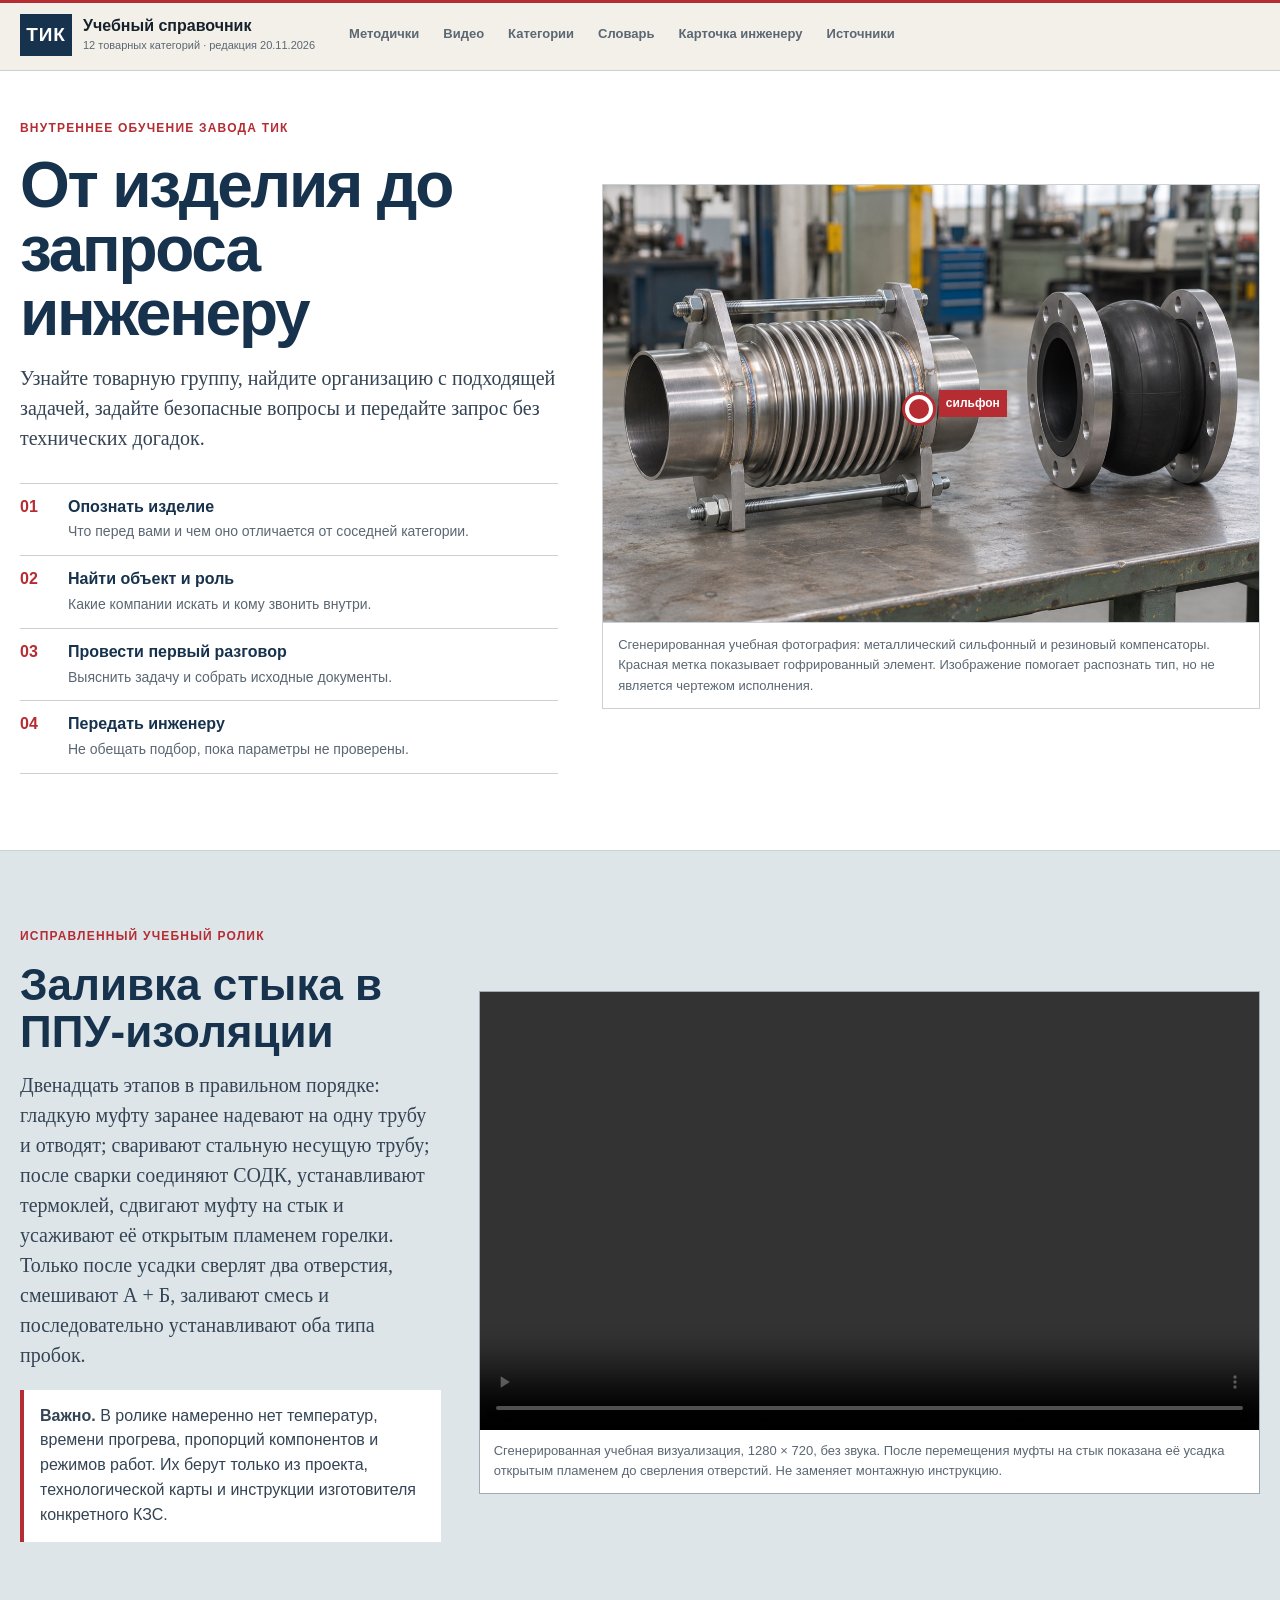
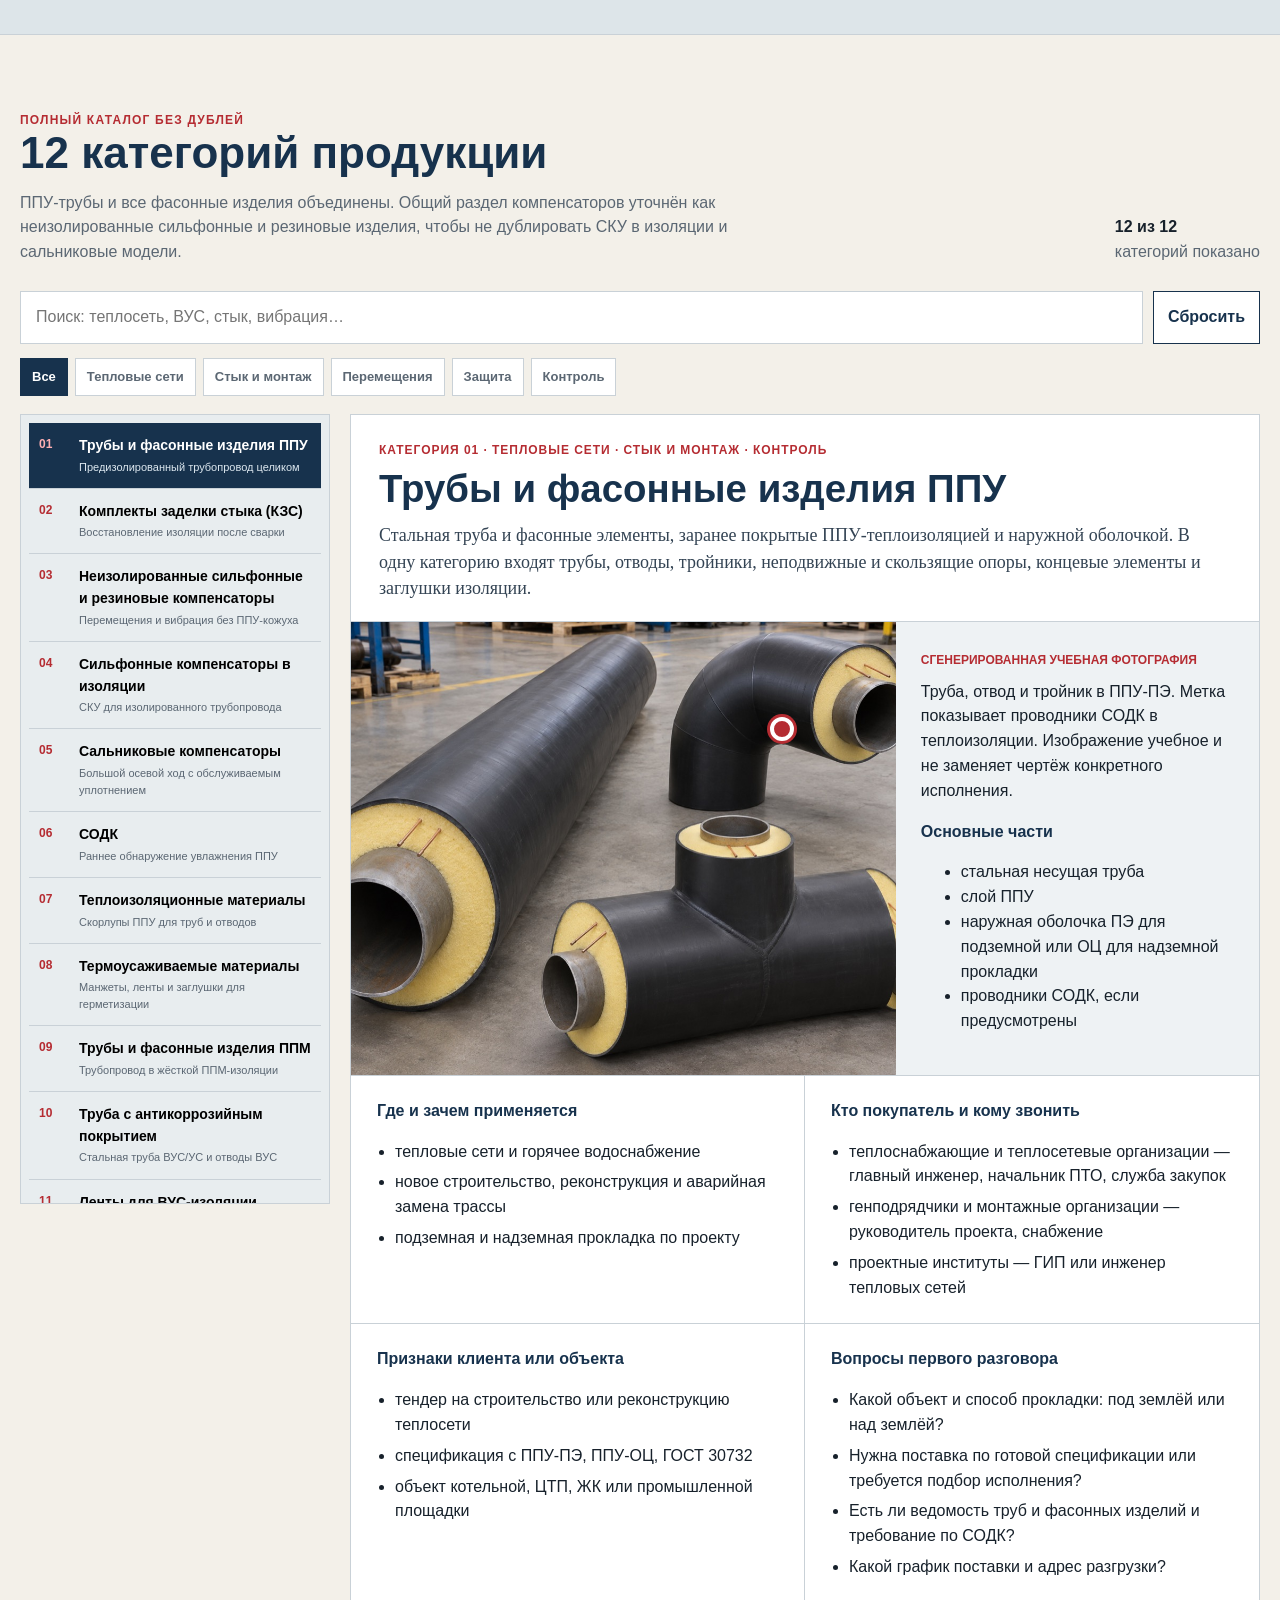
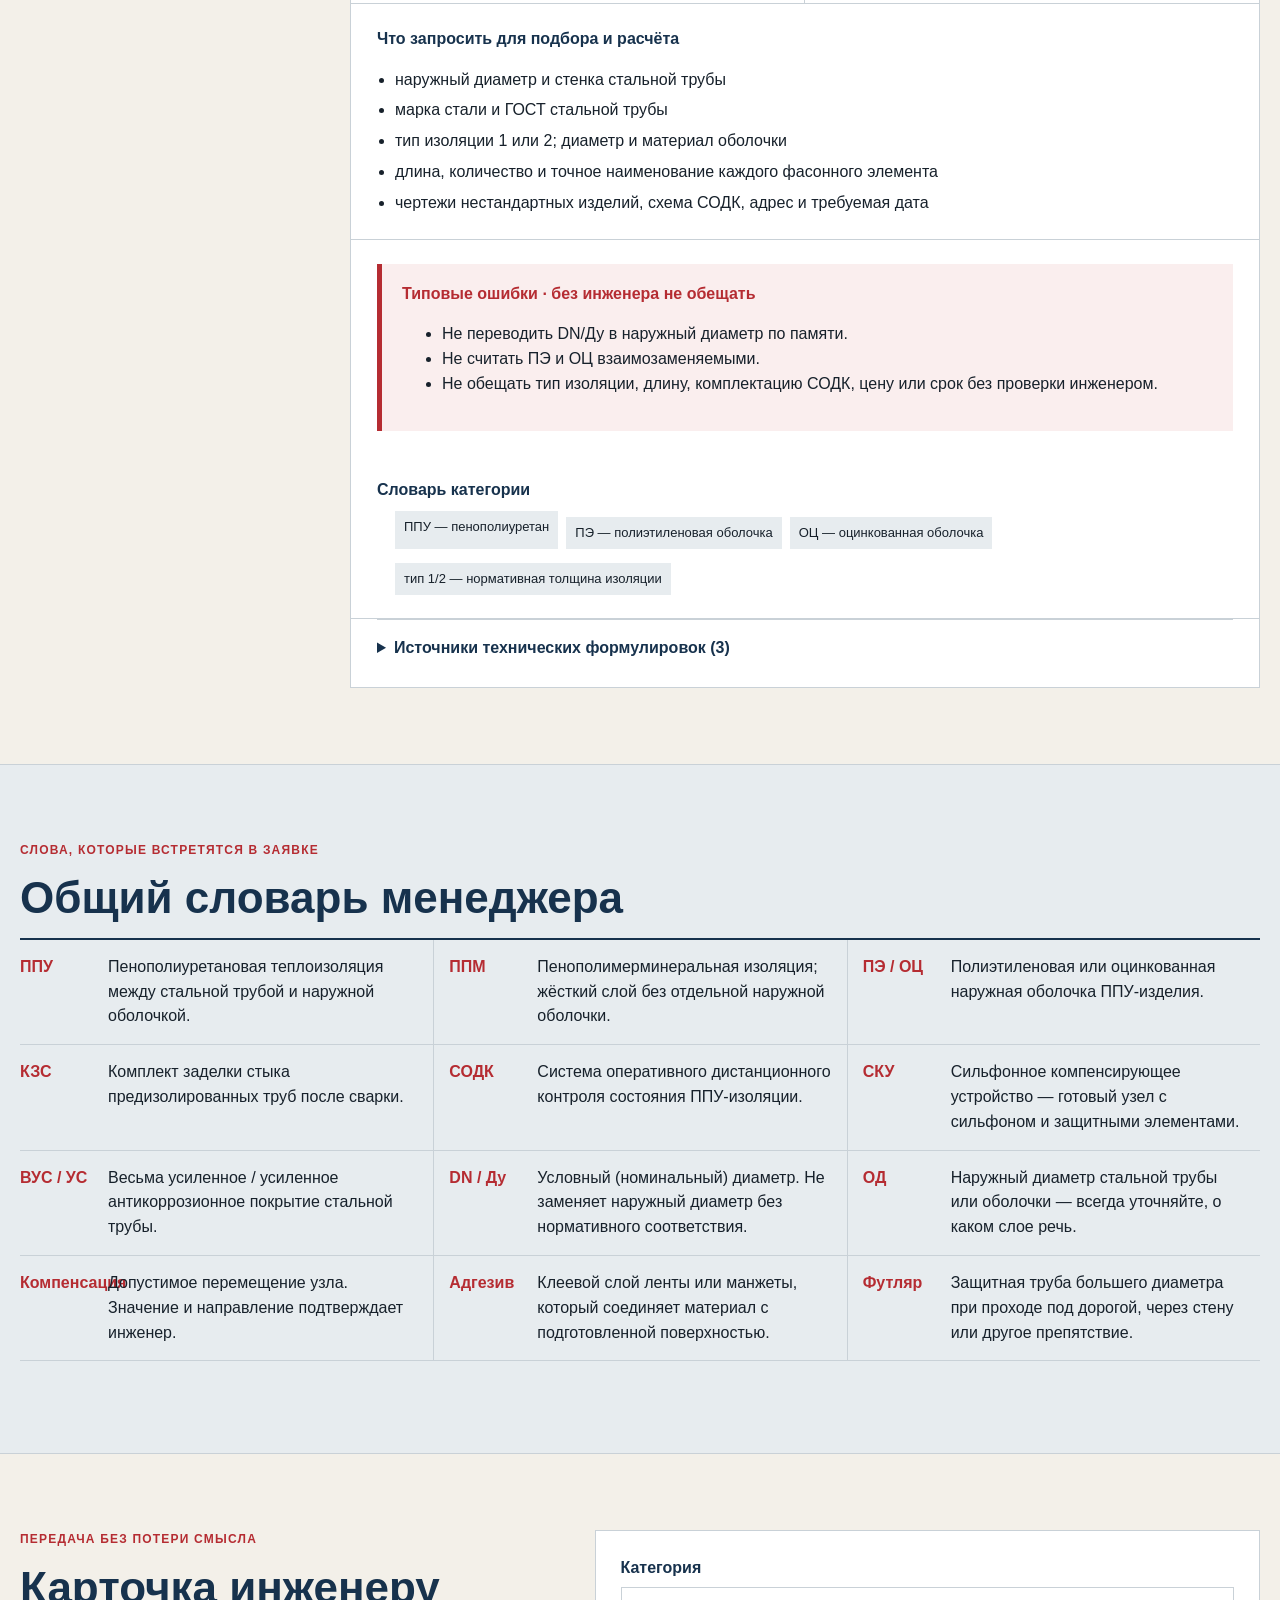
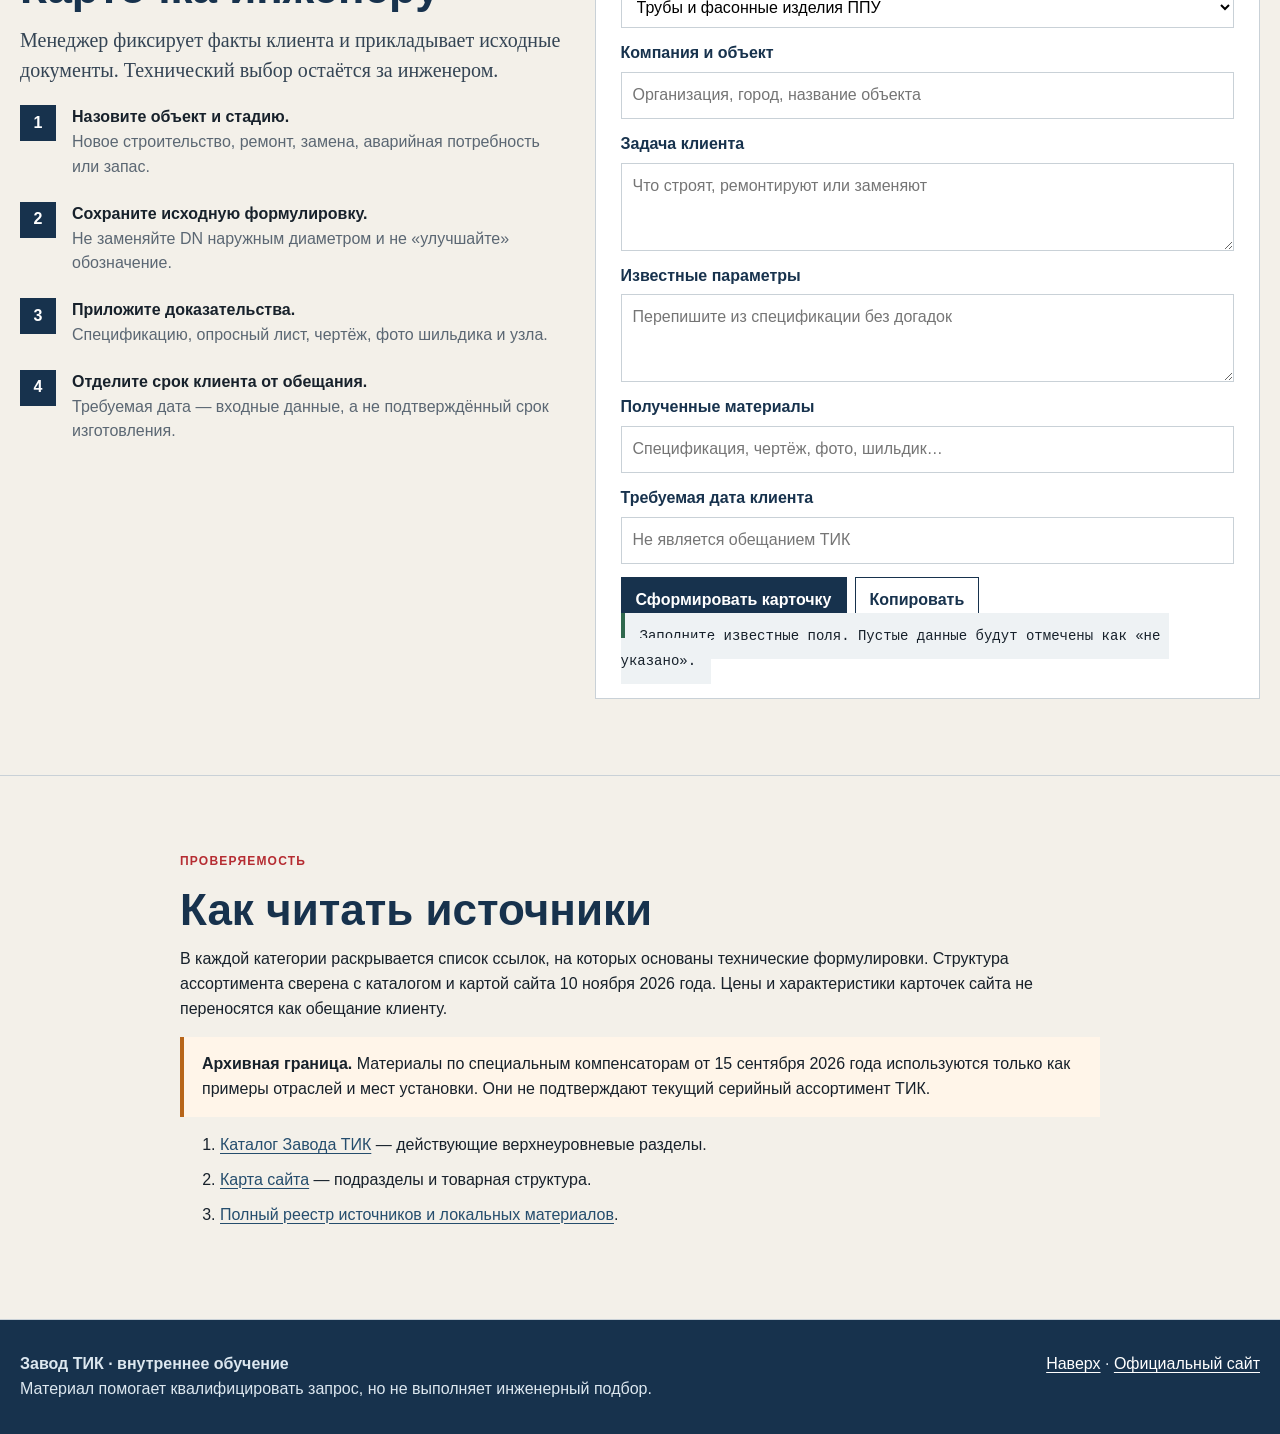
<file: index.html>
<!doctype html>
<html lang="ru">
<head>
  <meta charset="utf-8">
  <meta name="viewport" content="width=device-width, initial-scale=1">
  <meta name="robots" content="noindex, nofollow, noarchive, nosnippet, noimageindex">
  <meta name="googlebot" content="noindex, nofollow, noarchive, nosnippet, noimageindex">
  <meta name="yandex" content="noindex, nofollow, noarchive, nosnippet, noimageindex">
  <meta name="description" content="Единый учебный справочник Завода ТИК по 12 товарным категориям">
  <link rel="icon" type="image/svg+xml" href="data:image/svg+xml,%3Csvg xmlns='http://www.w3.org/2000/svg' viewBox='0 0 64 64'%3E%3Crect width='64' height='64' fill='%2317324d'/%3E%3Ctext x='32' y='41' text-anchor='middle' font-family='Arial' font-size='25' font-weight='700' fill='white'%3ETIK%3C/text%3E%3C/svg%3E">
  <title>Продукция ТИК — учебный маршрут менеджера</title>
  <style>
    :root{--navy:#17324d;--navy2:#254d6d;--red:#b52c32;--amber:#b76519;--paper:#f3f0e9;--white:#fff;--ink:#17212b;--muted:#5b6773;--line:#c9d1d7;--soft:#e7ecef;--green:#2f684d;--max:1320px}
    *{box-sizing:border-box}html{scroll-behavior:smooth;scroll-padding-top:88px}body{margin:0;color:var(--ink);background:var(--paper);font:16px/1.55 Arial,Helvetica,sans-serif}body:before{content:"";position:fixed;z-index:100;inset:0 0 auto;height:3px;background:var(--red)}img{display:block;max-width:100%}button,input,textarea,select{font:inherit}a{color:var(--navy2);text-underline-offset:3px}:focus-visible{outline:3px solid #e4a55f;outline-offset:3px}.visually-hidden{position:absolute!important;width:1px;height:1px;padding:0;margin:-1px;overflow:hidden;clip:rect(0,0,0,0);white-space:nowrap;border:0}.skip{position:fixed;top:-80px;left:16px;z-index:200;padding:10px 14px;background:white;border:2px solid var(--navy)}.skip:focus{top:12px}.wrap{width:min(var(--max),calc(100% - 40px));margin:auto}.topbar{position:sticky;top:0;z-index:50;background:rgba(243,240,233,.97);border-bottom:1px solid var(--line);backdrop-filter:blur(8px)}.topin{min-height:70px;display:flex;align-items:center;gap:24px}.brand{display:flex;align-items:center;gap:11px;min-width:250px;color:var(--ink);text-decoration:none;font-weight:900;line-height:1.05}.brandmark{width:52px;height:42px;display:grid;place-items:center;color:white;background:var(--navy);font-size:19px;letter-spacing:.05em}.brand small{display:block;margin-top:5px;color:var(--muted);font-size:11px;font-weight:500}.nav{display:flex;gap:4px;overflow:auto;scrollbar-width:none}.nav::-webkit-scrollbar{display:none}.nav a{flex:0 0 auto;padding:9px 10px;color:var(--muted);border-bottom:2px solid transparent;font-size:13px;font-weight:800;text-decoration:none}.nav a:hover{color:var(--navy);border-color:var(--red)}section{padding:76px 0;border-bottom:1px solid var(--line)}h1,h2,h3,h4,p{margin-top:0}h1{margin-bottom:18px;color:var(--navy);font-size:clamp(38px,5vw,64px);line-height:1;letter-spacing:-.035em}h2{margin-bottom:14px;color:var(--navy);font-size:clamp(30px,3.5vw,44px);line-height:1.08}h3{margin-bottom:10px;color:var(--navy);font-size:23px;line-height:1.22}h4{margin-bottom:8px;color:var(--navy);font-size:16px}.eyebrow{margin-bottom:15px;color:var(--red);font-size:12px;font-weight:900;letter-spacing:.1em;text-transform:uppercase}.lead{max-width:760px;color:#344454;font:20px/1.5 Georgia,"Times New Roman",serif}.muted{color:var(--muted)}.hero{padding-top:48px;background:var(--white)}.hero-grid{display:grid;grid-template-columns:minmax(0,.9fr) minmax(440px,1.1fr);gap:44px;align-items:center}.route{margin:30px 0 0;padding:0;list-style:none;counter-reset:r;border-top:1px solid var(--line)}.route li{display:grid;grid-template-columns:38px 1fr;gap:10px;padding:11px 0;border-bottom:1px solid var(--line);counter-increment:r}.route li:before{content:counter(r,decimal-leading-zero);color:var(--red);font-weight:900}.route strong{display:block;color:var(--navy)}.route span{color:var(--muted);font-size:14px}.photo{margin:0;border:1px solid var(--line);background:#dfe5e8}.photo-frame{position:relative;overflow:hidden;min-height:360px}.photo img{width:100%;height:100%;min-height:360px;object-fit:cover;image-rendering:auto}.marker{position:absolute;left:58%;top:31%;width:28px;height:28px;border:4px solid white;border-radius:50%;background:var(--red);box-shadow:0 0 0 3px var(--red)}.marker:after{content:"сильфон";position:absolute;left:30px;top:-9px;padding:4px 7px;color:white;background:var(--red);font-size:12px;font-weight:900}.photo figcaption{padding:12px 15px;color:var(--muted);background:white;border-top:1px solid var(--line);font-size:13px}.catalog-intro{display:flex;justify-content:space-between;gap:20px;align-items:end;margin-bottom:26px}.catalog-intro p{max-width:720px;margin:0}.searchbar{display:grid;grid-template-columns:minmax(220px,1fr) auto;gap:10px;margin-bottom:14px}.searchbar input{width:100%;padding:13px 15px;border:1px solid var(--line);background:white}.filters{display:flex;flex-wrap:wrap;gap:7px;margin-bottom:18px}.filter{padding:8px 11px;border:1px solid var(--line);background:white;color:var(--muted);cursor:pointer;font-size:13px;font-weight:800}.filter[aria-pressed="true"]{color:white;background:var(--navy);border-color:var(--navy)}.catalog-shell{display:grid;grid-template-columns:310px minmax(0,1fr);gap:20px;align-items:start}.category-nav{position:sticky;top:90px;max-height:calc(100vh - 110px);overflow:auto;padding:8px;border:1px solid var(--line);background:#e8edef}.category-button{width:100%;display:grid;grid-template-columns:32px 1fr;gap:8px;padding:12px 10px;border:0;border-bottom:1px solid var(--line);background:transparent;text-align:left;cursor:pointer}.category-button:last-child{border-bottom:0}.category-button:hover{background:white}.category-button[aria-current="true"]{color:white;background:var(--navy)}.category-button .num{color:var(--red);font-size:12px;font-weight:900}.category-button[aria-current="true"] .num{color:#ffb0b3}.category-button strong{display:block;font-size:14px}.category-button small{display:block;margin-top:2px;color:var(--muted);font-size:11px}.category-button[aria-current="true"] small{color:#dce7ef}.category-button[hidden]{display:none}.category-detail{border:1px solid var(--line);background:white}.cat-head{padding:26px 28px 20px;border-bottom:1px solid var(--line)}.cat-head .kicker{margin-bottom:6px;color:var(--red);font-size:12px;font-weight:900;text-transform:uppercase;letter-spacing:.08em}.cat-head h3{margin:0;font-size:clamp(28px,3vw,40px)}.cat-head .one-line{max-width:850px;margin:10px 0 0;color:#344454;font:18px/1.45 Georgia,serif}.cat-media{display:grid;grid-template-columns:1.2fr .8fr;border-bottom:1px solid var(--line)}.cat-media figure{margin:0;position:relative;min-height:310px;background:#dfe4e7}.cat-media img{width:100%;height:100%;min-height:310px;object-fit:cover}.cat-media .pin{position:absolute;left:var(--pin-x,62%);top:var(--pin-y,42%);width:24px;height:24px;border:4px solid white;border-radius:50%;background:var(--red);box-shadow:0 0 0 3px var(--red)}.media-note{padding:25px;background:#eef2f4}.media-note .label{color:var(--red);font-size:12px;font-weight:900;text-transform:uppercase}.media-note p{margin:8px 0 16px}.parts{margin:0;padding-left:18px}.parts li+li{margin-top:5px}.facts{display:grid;grid-template-columns:1fr 1fr}.fact{padding:23px 26px;border-bottom:1px solid var(--line)}.fact:nth-child(odd){border-right:1px solid var(--line)}.fact p,.fact ul{margin-bottom:0}.fact ul{padding-left:18px}.fact li+li{margin-top:6px}.full{grid-column:1/-1;border-right:0!important}.warning{margin:24px 26px;padding:18px 20px;border-left:5px solid var(--red);background:#faeeee}.warning h4{color:var(--red)}.glossary-mini{display:flex;flex-wrap:wrap;gap:8px;margin:0;padding:0;list-style:none}.glossary-mini li{padding:6px 9px;background:var(--soft);font-size:13px}.sources{padding:0 26px 26px}.sources details{border-top:1px solid var(--line);padding-top:16px}.sources summary{cursor:pointer;color:var(--navy);font-weight:900}.sources ol{margin-bottom:0;padding-left:20px}.sources li+li{margin-top:7px}.empty{padding:50px 30px;text-align:center}.glossary{background:#e7ecef}.glossary-grid{display:grid;grid-template-columns:repeat(3,1fr);border-top:2px solid var(--navy)}.term{display:grid;grid-template-columns:78px 1fr;gap:10px;padding:15px 15px 15px 0;border-bottom:1px solid var(--line)}.term:nth-child(3n+2),.term:nth-child(3n+3){padding-left:15px;border-left:1px solid var(--line)}.term dt{color:var(--red);font-weight:900}.term dd{margin:0}.handoff-grid{display:grid;grid-template-columns:.9fr 1.1fr;gap:30px}.checklist{margin:0;padding:0;list-style:none;counter-reset:c}.checklist li{position:relative;padding:0 0 22px 52px;counter-increment:c}.checklist li:before{content:counter(c);position:absolute;left:0;top:0;width:36px;height:36px;display:grid;place-items:center;color:white;background:var(--navy);font-weight:900}.form{padding:25px;border:1px solid var(--line);background:white}.field{display:grid;gap:6px;margin-bottom:13px}.field label{font-weight:800;color:var(--navy)}.field input,.field textarea,.field select{width:100%;padding:10px 11px;border:1px solid var(--line);background:white}.field textarea{min-height:88px;resize:vertical}.actions{display:flex;flex-wrap:wrap;gap:8px}.primary,.secondary{padding:10px 14px;border:1px solid var(--navy);cursor:pointer;font-weight:900}.primary{color:white;background:var(--navy)}.secondary{color:var(--navy);background:white}.result{margin-top:15px;padding:15px;white-space:pre-wrap;background:#eef2f4;border-left:4px solid var(--green);font:14px/1.5 ui-monospace,SFMono-Regular,Menlo,monospace}.source-register{max-width:920px}.source-register li+li{margin-top:10px}.archive{padding:15px 18px;border-left:4px solid var(--amber);background:#fff5e9}.footer{padding:32px 0;color:#dce7ef;background:var(--navy)}.footer a{color:white}.footer-grid{display:flex;justify-content:space-between;gap:24px}.count{font-variant-numeric:tabular-nums;font-weight:900}
    .marker{left:46%;top:48%}
    @media(max-width:900px){.topin{align-items:flex-start;flex-direction:column;gap:4px;padding:10px 0}.brand{min-width:0}.nav{width:100%}.hero-grid,.handoff-grid{grid-template-columns:1fr}.hero-grid{gap:28px}.catalog-shell{grid-template-columns:1fr}.category-nav{position:static;display:flex;max-height:none;overflow:auto;padding:6px}.category-button{min-width:230px;border:0;border-right:1px solid var(--line)}.cat-media{grid-template-columns:1fr}.facts{grid-template-columns:1fr}.fact,.fact:nth-child(odd){border-right:0}.glossary-grid{grid-template-columns:1fr}.term,.term:nth-child(3n+2),.term:nth-child(3n+3){padding-left:0;border-left:0}.photo-frame,.photo img{min-height:290px}}
    @media(max-width:560px){.wrap{width:min(100% - 24px,var(--max))}section{padding:58px 0}.hero{padding-top:34px}.catalog-intro{align-items:start;flex-direction:column}.searchbar{grid-template-columns:1fr}.cat-head{padding:21px 18px}.cat-media figure,.cat-media img{min-height:250px}.media-note,.fact{padding:20px 18px}.warning,.sources{margin-left:18px;margin-right:18px;padding-left:15px;padding-right:15px}.sources{margin:0;padding-bottom:20px}.footer-grid{flex-direction:column}.photo-frame,.photo img{min-height:235px}h1{font-size:40px}}
    .video-section{background:#dde5e9}.video-grid{display:grid;grid-template-columns:minmax(280px,.7fr) minmax(480px,1.3fr);gap:38px;align-items:center}.video-player{margin:0;border:1px solid #9eabb4;background:#0c1924}.video-player video{display:block;width:100%;aspect-ratio:16/9;background:#0c1924}.video-player figcaption{padding:11px 14px;color:var(--muted);background:white;font-size:13px}.video-note{padding:14px 16px;border-left:4px solid var(--red);background:white;color:#344454}
    @media(max-width:900px){.video-grid{grid-template-columns:1fr}}
    @media(prefers-reduced-motion:reduce){html{scroll-behavior:auto}*{transition:none!important}}
  </style>
</head>
<body>
  <a class="skip" href="#main">К содержанию</a>
  <header class="topbar"><div class="wrap topin"><a class="brand" href="#top"><span class="brandmark">ТИК</span><span>Учебный справочник<small>12 товарных категорий · редакция 20.11.2026</small></span></a><nav class="nav" aria-label="Основная навигация"><a href="articles/index.html">Методички</a><a href="#video">Видео</a><a href="#catalog">Категории</a><a href="#glossary">Словарь</a><a href="#handoff">Карточка инженеру</a><a href="#source-register">Источники</a></nav></div></header>
      <main id="main">
    <section class="hero" id="top"><div class="wrap hero-grid"><div><p class="eyebrow">Внутреннее обучение Завода ТИК</p><h1>От изделия до запроса инженеру</h1><p class="lead">Узнайте товарную группу, найдите организацию с подходящей задачей, задайте безопасные вопросы и передайте запрос без технических догадок.</p><ol class="route"><li><div><strong>Опознать изделие</strong><span>Что перед вами и чем оно отличается от соседней категории.</span></div></li><li><div><strong>Найти объект и роль</strong><span>Какие компании искать и кому звонить внутри.</span></div></li><li><div><strong>Провести первый разговор</strong><span>Выяснить задачу и собрать исходные документы.</span></div></li><li><div><strong>Передать инженеру</strong><span>Не обещать подбор, пока параметры не проверены.</span></div></li></ol></div><figure class="photo"><div class="photo-frame"><img src="assets/optimized/03-compensators.jpg" alt="Сгенерированная учебная сцена с сильфонным и резиновым компенсаторами" decoding="async" fetchpriority="high"><span class="marker" aria-hidden="true"></span></div><figcaption>Сгенерированная учебная фотография: металлический сильфонный и резиновый компенсаторы. Красная метка показывает гофрированный элемент. Изображение помогает распознать тип, но не является чертежом исполнения.</figcaption></figure></div></section>
    <section class="video-section" id="video"><div class="wrap video-grid"><div><p class="eyebrow">Исправленный учебный ролик</p><h2>Заливка стыка в ППУ-изоляции</h2><p class="lead">Двенадцать этапов в правильном порядке: гладкую муфту заранее надевают на одну трубу и отводят; сваривают стальную несущую трубу; после сварки соединяют СОДК, устанавливают термоклей, сдвигают муфту на стык и усаживают её открытым пламенем горелки. Только после усадки сверлят два отверстия, смешивают А + Б, заливают смесь и последовательно устанавливают оба типа пробок.</p><p class="video-note"><strong>Важно.</strong> В ролике намеренно нет температур, времени прогрева, пропорций компонентов и режимов работ. Их берут только из проекта, технологической карты и инструкции изготовителя конкретного КЗС.</p></div><figure class="video-player"><video controls preload="metadata"><source src="video/Заливка_стыка_ППУ_учебное_видео_ИТОГ_v9.mp4" type="video/mp4">Браузер не поддерживает встроенное видео. <a href="video/Заливка_стыка_ППУ_учебное_видео_ИТОГ_v9.mp4">Скачать MP4</a>.</video><figcaption>Сгенерированная учебная визуализация, 1280 × 720, без звука. После перемещения муфты на стык показана её усадка открытым пламенем до сверления отверстий. Не заменяет монтажную инструкцию.</figcaption></figure></div></section>
    <section id="catalog"><div class="wrap"><div class="catalog-intro"><div><p class="eyebrow">Полный каталог без дублей</p><h2>12 категорий продукции</h2><p class="muted">ППУ-трубы и все фасонные изделия объединены. Общий раздел компенсаторов уточнён как неизолированные сильфонные и резиновые изделия, чтобы не дублировать СКУ в изоляции и сальниковые модели.</p></div><div><span class="count" id="visibleCount">12 из 12</span><br><span class="muted">категорий показано</span></div></div><div class="searchbar"><label><span class="visually-hidden">Поиск категории</span><input id="search" type="search" placeholder="Поиск: теплосеть, ВУС, стык, вибрация…" autocomplete="off"></label><button class="secondary" id="reset" type="button">Сбросить</button></div><div class="filters" aria-label="Фильтр по задаче"><button class="filter" type="button" data-filter="all" aria-pressed="true">Все</button><button class="filter" type="button" data-filter="heat">Тепловые сети</button><button class="filter" type="button" data-filter="joint">Стык и монтаж</button><button class="filter" type="button" data-filter="movement">Перемещения</button><button class="filter" type="button" data-filter="protection">Защита</button><button class="filter" type="button" data-filter="control">Контроль</button></div><div class="catalog-shell"><nav class="category-nav" id="categoryNav" aria-label="Товарные категории"></nav><article class="category-detail" id="categoryDetail" aria-live="polite"></article></div></div></section>
    <section class="glossary" id="glossary"><div class="wrap"><p class="eyebrow">Слова, которые встретятся в заявке</p><h2>Общий словарь менеджера</h2><dl class="glossary-grid"><div class="term"><dt>ППУ</dt><dd>Пенополиуретановая теплоизоляция между стальной трубой и наружной оболочкой.</dd></div><div class="term"><dt>ППМ</dt><dd>Пенополимерминеральная изоляция; жёсткий слой без отдельной наружной оболочки.</dd></div><div class="term"><dt>ПЭ / ОЦ</dt><dd>Полиэтиленовая или оцинкованная наружная оболочка ППУ-изделия.</dd></div><div class="term"><dt>КЗС</dt><dd>Комплект заделки стыка предизолированных труб после сварки.</dd></div><div class="term"><dt>СОДК</dt><dd>Система оперативного дистанционного контроля состояния ППУ-изоляции.</dd></div><div class="term"><dt>СКУ</dt><dd>Сильфонное компенсирующее устройство — готовый узел с сильфоном и защитными элементами.</dd></div><div class="term"><dt>ВУС / УС</dt><dd>Весьма усиленное / усиленное антикоррозионное покрытие стальной трубы.</dd></div><div class="term"><dt>DN / Ду</dt><dd>Условный (номинальный) диаметр. Не заменяет наружный диаметр без нормативного соответствия.</dd></div><div class="term"><dt>ОД</dt><dd>Наружный диаметр стальной трубы или оболочки — всегда уточняйте, о каком слое речь.</dd></div><div class="term"><dt>Компенсация</dt><dd>Допустимое перемещение узла. Значение и направление подтверждает инженер.</dd></div><div class="term"><dt>Адгезив</dt><dd>Клеевой слой ленты или манжеты, который соединяет материал с подготовленной поверхностью.</dd></div><div class="term"><dt>Футляр</dt><dd>Защитная труба большего диаметра при проходе под дорогой, через стену или другое препятствие.</dd></div></dl></div></section>
    <section id="handoff"><div class="wrap handoff-grid"><div><p class="eyebrow">Передача без потери смысла</p><h2>Карточка инженеру</h2><p class="lead">Менеджер фиксирует факты клиента и прикладывает исходные документы. Технический выбор остаётся за инженером.</p><ol class="checklist"><li><strong>Назовите объект и стадию.</strong><br><span class="muted">Новое строительство, ремонт, замена, аварийная потребность или запас.</span></li><li><strong>Сохраните исходную формулировку.</strong><br><span class="muted">Не заменяйте DN наружным диаметром и не «улучшайте» обозначение.</span></li><li><strong>Приложите доказательства.</strong><br><span class="muted">Спецификацию, опросный лист, чертёж, фото шильдика и узла.</span></li><li><strong>Отделите срок клиента от обещания.</strong><br><span class="muted">Требуемая дата — входные данные, а не подтверждённый срок изготовления.</span></li></ol></div><form class="form" id="handoffForm"><div class="field"><label for="fCategory">Категория</label><select id="fCategory"></select></div><div class="field"><label for="fCompany">Компания и объект</label><input id="fCompany" placeholder="Организация, город, название объекта"></div><div class="field"><label for="fTask">Задача клиента</label><textarea id="fTask" placeholder="Что строят, ремонтируют или заменяют"></textarea></div><div class="field"><label for="fParams">Известные параметры</label><textarea id="fParams" placeholder="Перепишите из спецификации без догадок"></textarea></div><div class="field"><label for="fDocs">Полученные материалы</label><input id="fDocs" placeholder="Спецификация, чертёж, фото, шильдик…"></div><div class="field"><label for="fDeadline">Требуемая дата клиента</label><input id="fDeadline" placeholder="Не является обещанием ТИК"></div><div class="actions"><button class="primary" type="submit">Сформировать карточку</button><button class="secondary" id="copyResult" type="button">Копировать</button></div><output class="result" id="handoffResult">Заполните известные поля. Пустые данные будут отмечены как «не указано».</output></form></div></section>
    <section id="source-register"><div class="wrap source-register"><p class="eyebrow">Проверяемость</p><h2>Как читать источники</h2><p>В каждой категории раскрывается список ссылок, на которых основаны технические формулировки. Структура ассортимента сверена с каталогом и картой сайта 10 ноября 2026 года. Цены и характеристики карточек сайта не переносятся как обещание клиенту.</p><div class="archive"><strong>Архивная граница.</strong> Материалы по специальным компенсаторам от 15 сентября 2026 года используются только как примеры отраслей и мест установки. Они не подтверждают текущий серийный ассортимент ТИК.</div><ol><li><a href="https://trubakompensator.ru/store/" target="_blank" rel="noopener">Каталог Завода ТИК</a> — действующие верхнеуровневые разделы.</li><li><a href="https://trubakompensator.ru/sitemap/" target="_blank" rel="noopener">Карта сайта</a> — подразделы и товарная структура.</li><li><a href="./SOURCES.md">Полный реестр источников и локальных материалов</a>.</li></ol></div></section>
  </main>
  <footer class="footer"><div class="wrap footer-grid"><div><strong>Завод ТИК · внутреннее обучение</strong><br><span>Материал помогает квалифицировать запрос, но не выполняет инженерный подбор.</span></div><div><a href="#top">Наверх</a> · <a href="https://trubakompensator.ru" target="_blank" rel="noopener">Официальный сайт</a></div></div></footer>
  <script>
    const A='assets/optimized/';
    const categories=[
      {id:'ppu',title:'Трубы и фасонные изделия ППУ',short:'Предизолированный трубопровод целиком',tags:['heat','joint','control'],image:A+'01-ppu.png',alt:'Сгенерированная учебная фотография трубы, отвода и тройника в ППУ-изоляции',pin:['77%','21%'],caption:'Труба, отвод и тройник в ППУ-ПЭ. Метка показывает два медных проводника СОДК в теплоизоляции.',simple:'Стальная труба и фасонные элементы, заранее покрытые ППУ-теплоизоляцией и наружной оболочкой. В одну категорию входят трубы, отводы, тройники, неподвижные и скользящие опоры, концевые элементы и заглушки изоляции.',parts:['стальная несущая труба','слой ППУ','наружная оболочка ПЭ для подземной или ОЦ для надземной прокладки','проводники СОДК, если предусмотрены'],use:['тепловые сети и горячее водоснабжение','новое строительство, реконструкция и аварийная замена трассы','подземная и надземная прокладка по проекту'],buyers:['теплоснабжающие и теплосетевые организации — главный инженер, начальник ПТО, служба закупок','генподрядчики и монтажные организации — руководитель проекта, снабжение','проектные институты — ГИП или инженер тепловых сетей'],signals:['тендер на строительство или реконструкцию теплосети','спецификация с ППУ-ПЭ, ППУ-ОЦ, ГОСТ 30732','объект котельной, ЦТП, ЖК или промышленной площадки'],questions:['Какой объект и способ прокладки: под землёй или над землёй?','Нужна поставка по готовой спецификации или требуется подбор исполнения?','Есть ли ведомость труб и фасонных изделий и требование по СОДК?','Какой график поставки и адрес разгрузки?'],inputs:['наружный диаметр и стенка стальной трубы','марка стали и ГОСТ стальной трубы','тип изоляции 1 или 2; диаметр и материал оболочки','длина, количество и точное наименование каждого фасонного элемента','чертежи нестандартных изделий, схема СОДК, адрес и требуемая дата'],errors:['Не переводить DN/Ду в наружный диаметр по памяти.','Не считать ПЭ и ОЦ взаимозаменяемыми.','Не обещать тип изоляции, длину, комплектацию СОДК, цену или срок без проверки инженером.'],terms:['ППУ — пенополиуретан','ПЭ — полиэтиленовая оболочка','ОЦ — оцинкованная оболочка','тип 1/2 — нормативная толщина изоляции'],sources:[['Категория ППУ на сайте ТИК','https://trubakompensator.ru/store/ppu/'],['Пример карточки ППУ-ПЭ','https://trubakompensator.ru/store/ppu/truba_ppu/truba_ppu_pe/truba_219-1_ppu_pe/'],['ГОСТ 30732-2020 (публичное представление)','https://allgosts.ru/23/040/gost_30732-2020']]},
      {id:'kzs',title:'Комплекты заделки стыка (КЗС)',short:'Восстановление изоляции после сварки',tags:['joint','heat','control'],image:A+'d6dc1a5e84117e98.jpeg',alt:'Реальный изолированный сварной стык трубопровода',pin:['50%','48%'],caption:'Готовый изолированный стык. Метка показывает зону, которую закрывает КЗС.',simple:'Набор материалов для герметизации и восстановления теплоизоляции на месте сварного соединения двух ППУ-труб. Комплект подбирают под диаметры стальной трубы и оболочки и под вид оболочки.',parts:['термоусаживаемая муфта или оцинкованный кожух','компоненты А и Б для заполнения теплоизоляции','элементы соединения проводников СОДК','адгезивные материалы, пробки и держатели — по исполнению'],use:['каждый сварной стык предизолированной ППУ-трассы','строительство и ремонт тепловых сетей','комплектация монтажной организации под конкретную ведомость стыков'],buyers:['монтажные организации — начальник участка, мастер, снабжение','генподрядчик теплосети — ПТО и комплектация','эксплуатирующая организация — служба ремонта'],signals:['закупка ППУ-труб без отдельной строки КЗС','объект с большим числом сварных стыков','ремонт стыков, увлажнение изоляции, аварийный участок'],questions:['Какие два диаметра указаны: стальная труба и оболочка?','Оболочка ПЭ или ОЦ?','Сколько стыков и есть ли СОДК?','Нужен полный комплект или отдельные компоненты?'],inputs:['диаметр стальной трубы и оболочки','тип оболочки ПЭ/ОЦ','количество стыков','схема и число проводников СОДК','требования проекта к составу и технологии монтажа'],errors:['Не собирать состав комплекта по памяти: он зависит от размера и исполнения.','Не обещать пригодность отдельной муфты для конкретного стыка без обоих диаметров.','Монтажную технологию и условия работ подтверждает проект/инструкция.'],terms:['КЗС — комплект заделки стыка','А+Б — компоненты ППУ','муфта — наружный герметизирующий элемент','гильза — соединитель проводника'],sources:[['Статья ТИК о КЗС','https://trubakompensator.ru/articles/komplekt-zadelki-styka-chto-eto-i-dlya-chego-nuzhen/'],['Пример состава КЗС ППУ-ПЭ','https://trubakompensator.ru/store/kzs/kzs_pe/kzc-530-710-ppu-pe/'],['Пример состава КЗС ППУ-ОЦ','https://trubakompensator.ru/store/kzs/kzs-oc/kzs-530-710-ppu-oc/']]},
      {id:'comp',title:'Неизолированные сильфонные и резиновые компенсаторы',short:'Перемещения и вибрация без ППУ-кожуха',tags:['movement'],image:A+'a9df22bc021b84f6.jpeg',alt:'Сильфонный компенсатор в разрезе',pin:['54%','45%'],caption:'Сильфонный узел в разрезе. Метка показывает гофрированный гибкий элемент.',simple:'Гибкие вставки трубопровода. Металлический сильфон воспринимает заданные перемещения, а резиновая вставка часто применяется для снижения передачи вибрации и шума от оборудования. Это не одна универсальная деталь.',parts:['гибкий элемент: металлический сильфон или резиновая вставка','патрубки или фланцы','ограничители, кожух и направляющие — если предусмотрены конструкцией'],use:['насосные и тепловые пункты','трубопроводы и выпускные линии оборудования','стояки отопления и присоединения агрегатов — только по проекту'],buyers:['промышленные предприятия — главный механик, энергетик, КИП/ремонт','инженерные подрядчики — ГИП, ПТО, снабжение','сервисные компании оборудования — руководитель проекта'],signals:['замена старого компенсатора по шильдику','вибрация у насоса, двигателя, вентилятора','проектная строка КСО, сильфонный или резиновый компенсатор'],questions:['Что соединяет узел и какая проблема решается: перемещение или вибрация?','Новый проект или замена существующего изделия?','Есть шильдик, чертёж, фото и монтажные размеры?','Какая рабочая среда и режим?'],inputs:['DN/наружный диаметр, давление, температура и среда','направление и величина перемещений','тип присоединения и монтажная длина','материалы, число циклов — если указаны проектом','фото узла, шильдика и схема опор'],errors:['Не называть резиновый и металлический компенсаторы взаимозаменяемыми.','Не определять компенсацию по фотографии.','Не обещать материал сильфона, ресурс или пригодность к среде без инженера.'],terms:['сильфон — тонкостенная гофрированная оболочка','КСО — компенсатор сильфонный осевой','ход — допускаемое перемещение','монтажная длина — длина изделия при установке'],sources:[['Раздел «Компенсаторы» каталога ТИК','https://trubakompensator.ru/store/kompensator/'],['Учебный справочник по компенсаторам, локальный материал','https://boxforkonstantin-max.github.io/tik-compensators-guide/'],['Архивный атлас применений — только контекст','https://boxforkonstantin-max.github.io/tik-compensators-guide/']]},
      {id:'sku',title:'Сильфонные компенсаторы в изоляции',short:'СКУ для изолированного трубопровода',tags:['movement','heat'],image:A+'a2a517d540aef28b.jpeg',alt:'Реальное сильфонное компенсирующее устройство в изоляции',pin:['49%','50%'],caption:'СКУ в наружном защитном исполнении. Метка показывает центральный сильфонный узел.',simple:'Готовое сильфонное компенсирующее устройство, встроенное в теплоизолированную трассу. На сайте выделены СКУ ППУ, СКУ ППМ и СКУ М; конкретное исполнение выбирается по проекту трубопровода.',parts:['сильфон и патрубки','защитный кожух и направляющие элементы','теплоизоляция и наружная оболочка — для ППУ/ППМ исполнения','проводники СОДК — если предусмотрены'],use:['тепловые сети с расчётным осевым перемещением','подземная или надземная изолированная трасса','замена существующего СКУ по проектным данным'],buyers:['теплосети и теплоснабжающие организации — главный инженер, ПТО','проектировщики — инженер тепловых сетей','строительно-монтажные компании — руководитель проекта, снабжение'],signals:['в спецификации СКУ.ППУ, СКУ.ППМ или СКУ.М','реконструкция теплотрассы с камерами и неподвижными опорами','замена узла по маркировке'],questions:['Какое точное обозначение стоит в проекте?','Какая схема участка, расстояния между опорами и расчётное перемещение?','Какой вид изоляции и оболочки?','Новый узел или замена — есть ли шильдик и размеры?'],inputs:['диаметр, давление, температура, среда','компенсирующая способность и направление перемещения','тип изоляции, оболочка и СОДК','монтажная длина и присоединения','схема трубопровода и опор, спецификация или чертёж'],errors:['Не подбирать СКУ только по диаметру.','Не считать обозначения ППУ, ППМ и М взаимозаменяемыми.','Не обещать ход и размещение без расчёта участка инженером.'],terms:['СКУ — сильфонное компенсирующее устройство','осевой ход — перемещение вдоль оси','направляющая — элемент, удерживающий расчётное направление','неподвижная опора — фиксирует участок трассы'],sources:[['СКУ в изоляции на сайте ТИК','https://trubakompensator.ru/store/kompensator_silfonniy/'],['Каталог продукции ТИК','https://trubakompensator.ru/store/'],['Учебный курс по компенсаторам','https://boxforkonstantin-max.github.io/tik-compensators-guide/']]},
      {id:'gland',title:'Сальниковые компенсаторы',short:'Большой осевой ход с обслуживаемым уплотнением',tags:['movement','heat'],image:A+'11ada934c6632777.jpeg',alt:'Реальные сальниковые компенсаторы на производстве',pin:['61%','45%'],caption:'Сальниковые компенсаторы под приварку. Метка показывает выдвижной патрубок внутри корпуса.',simple:'Телескопический узел: патрубок перемещается внутри корпуса, а сальниковое уплотнение сохраняет герметичность. На сайте представлены односторонние и двусторонние серии.',parts:['корпус','подвижный патрубок (стакан)','сальниковая набивка и прижимные детали','ограничители — по исполнению'],use:['тепловые сети с водой или паром по проекту','замена старых узлов в тепловых камерах','участки, где проектом задана большая осевая компенсация'],buyers:['теплосетевые организации — главный инженер, служба ремонта','котельные и ТЭЦ — главный энергетик, ремонтный цех','подрядчики по ремонту теплотрасс — ПТО, снабжение'],signals:['серия 4.903-10 или 5.903-13 в спецификации','фото старого телескопического узла в тепловой камере','закупка набивки или замена протекающего компенсатора'],questions:['Какая серия и полное обозначение?','Односторонний или двусторонний узел?','Есть фото шильдика и замеры существующего изделия?','Каковы среда, давление, температура и требуемый ход?'],inputs:['точная серия/чертёж и условный проход','рабочие параметры и среда','компенсирующая способность','монтажная длина и присоединения','материал, климатическое исполнение и фото замены'],errors:['Не обещать взаимозаменяемость разных серий по одному DN.','Не скрывать, что узел требует предусмотренного проектом обслуживания.','Не подтверждать параметры и материал без чертежа/инженера.'],terms:['сальник — обслуживаемое уплотнение','стакан — подвижный патрубок','односторонний/двусторонний — число направлений рабочего перемещения','серия — типовая конструкторская документация'],sources:[['Сальниковые компенсаторы ТИК','https://trubakompensator.ru/store/kompensator_salnikovyi/'],['Декларация о соответствии на сайте ТИК','https://trubakompensator.ru/uploadedFiles/files/deklaraciya-o-sootvetstvii-kompensatorov..pdf']]},
      {id:'sodk',title:'СОДК',short:'Раннее обнаружение увлажнения ППУ',tags:['control','heat','joint'],image:A+'5d3c62acf66d9dfa.jpeg',alt:'Реальный коммутационный терминал системы дистанционного контроля',pin:['50%','58%'],caption:'Коммутационный терминал СОДК. Метка показывает корпус с клеммами для сигнальных линий.',simple:'Система контроля состояния ППУ-изоляции. Сигнальные проводники в трубах и фасонных изделиях соединяются в стыках и выводятся к терминалам, детекторам и измерительным приборам.',parts:['медные сигнальные проводники в ППУ','соединители и держатели в стыках','коммутационные терминалы и кабели','детекторы, измерительные приборы и коверы'],use:['ППУ-теплотрассы с проектом СОДК','приёмка и периодический контроль трассы','локализация участка с увлажнением изоляции'],buyers:['служба эксплуатации теплосетей — инженер СОДК/диагностики','монтажная организация — мастер и инженер пусконаладки','проектировщик и комплектация объекта'],signals:['спецификация терминалов, детекторов, коверов, кабеля','строительство ППУ-трассы','ремонт после сигнала намокания или обрыва'],questions:['Есть проект/схема СОДК и длина контролируемого участка?','Нужна комплектация нового объекта или замена прибора?','Какой тип терминалов и число сигнальных линий?','Какие измерения уже выполнены и чем?'],inputs:['схема СОДК и разбивка участков','типы и количество терминалов, кабелей, детекторов','длина участка и число трубопроводов','параметры существующего оборудования при замене','требования проекта к диспетчеризации'],errors:['Не ставить диагноз трассе только по словам «сработал датчик».','Не обещать совместимость приборов и дальность без схемы.','Не смешивать поставку оборудования с услугой диагностики, если она не согласована.'],terms:['СОДК/ОДК — оперативный дистанционный контроль','терминал — точка подключения линии','рефлектометр — прибор локализации неоднородности','ДПС — детектор повреждений стационарный'],sources:[['Комплекты оборудования СОДК ТИК','https://trubakompensator.ru/store/sodk/komplekty-oborudovaniya-sodk/'],['Пример комплекта ДПС-GSM','https://trubakompensator.ru/store/sodk/komplekty-oborudovaniya-sodk/dps-gsm-as/'],['ГОСТ 30732-2020 (публичное представление)','https://allgosts.ru/23/040/gost_30732-2020']]},
      {id:'shell',title:'Теплоизоляционные материалы',short:'Скорлупы ППУ для труб и отводов',tags:['heat','protection'],image:A+'5b59f41b4b69894e.jpg',alt:'Реальные крупные сегменты теплоизоляционной скорлупы',pin:['48%','45%'],caption:'Сегменты теплоизоляции на складе. Метка показывает формованную ППУ-скорлупу.',simple:'Готовые жёсткие сегменты теплоизоляции, которые собираются вокруг уже существующей трубы или отвода. Это отдельная категория от заводской ППУ-трубы.',parts:['два полуцилиндра или несколько сегментов','замковая кромка — если предусмотрена','наружное покрытие: битумная бумага, фольга, стеклопластик или металл — по заказу'],use:['теплоизоляция существующих трубопроводов','ремонт локально снятой или повреждённой изоляции','изоляция труб и отводов на объекте'],buyers:['теплоизоляционные и монтажные подрядчики — прораб, снабжение','эксплуатирующие предприятия — главный энергетик, ремонт','строительные компании и службы ЖКХ'],signals:['ведомость теплоизоляции без поставки новой трубы','ремонт изоляции в котельной или цехе','запрос «скорлупа ППУ» с диаметром и толщиной'],questions:['Изолируется новая или действующая труба?','Наружный диаметр трубы, требуемая толщина и длина?','Помещение или улица; какое защитное покрытие требуется?','Есть ли отводы, арматура и нестандартные участки?'],inputs:['наружный диаметр трубы','толщина изоляции','длина и количество отводов','вид наружного покрытия','температурный режим и условия размещения по проекту'],errors:['Не путать диаметр трубы с наружным диаметром скорлупы.','Не обещать покрытие и пригодность к улице без условий эксплуатации.','Не подменять заводскую предизоляцию скорлупой без решения проекта.'],terms:['скорлупа — формованный сегмент изоляции','обкладка — наружное защитное покрытие','сегмент — часть цилиндра','толщина — радиальная толщина теплоизоляции'],sources:[['Скорлупа ППУ для труб ТИК','https://trubakompensator.ru/store/skorlupa/skorlupa_truba/'],['Пример скорлупы с фольгой','https://trubakompensator.ru/store/skorlupa/skorlupa_truba/skorlypa-ppy-f/skorlypa-ppy-d-tryb-133-47-f/']]},
      {id:'shrink',title:'Термоусаживаемые материалы',short:'Манжеты, ленты и заглушки для герметизации',tags:['joint','protection'],image:A+'79dc7f93f5bbc27e.jpeg',alt:'Реальные рулоны термоусаживаемого материала на складе',pin:['48%','48%'],caption:'Рулоны термоусаживаемого материала. Метка показывает поставляемый рулон/комплект.',simple:'Полимерные ленты, манжеты и формованные детали, которые при контролируемом нагреве уменьшаются и плотно облегают подготовленный участок. Применение и состав зависят от системы покрытия.',parts:['термоусаживаемая основа','клеевой или адгезионный слой','замковая пластина и праймер — для отдельных комплектов','расходные и контрольные материалы монтажа'],use:['герметизация сварных соединений трубопровода','ремонт и восстановление наружного покрытия','заглушка торца изоляции и специальные узлы — по проекту'],buyers:['строительно-монтажные организации — прораб и снабжение','нефтегазовые и коммунальные подрядчики','службы ремонта трубопроводов'],signals:['спецификация ТИАЛ-М40/60/80, ТИАЛ-ТУЗ, ТЕРМА','ведомость стыков и диаметры труб','ремонт наружного покрытия после сварки'],questions:['Как называется система покрытия и точная марка материала?','Диаметр трубы, ширина зоны и число стыков?','Это новый монтаж или ремонт?','Есть утверждённая технологическая карта?'],inputs:['наружный диаметр трубы','точная марка, ширина и толщина материала','тип заводского покрытия','количество соединений и условия монтажа','технологическая карта/проект'],errors:['Не предлагать ленту только по цвету или фотографии.','Не обещать режим нагрева и совместимость без инструкции производителя.','Не считать манжету готовым КЗС: состав задач различается.'],terms:['термоусадка — уменьшение размеров при нагреве','праймер — грунт для адгезии','замковая пластина — удерживает замыкание манжеты','ТИАЛ — торговая линейка материалов'],sources:[['Термоусаживаемые материалы ТИК','https://trubakompensator.ru/store/termousazhivaemye-materialy/'],['Комплект манжеты ТИАЛ-М','https://trubakompensator.ru/store/termousazhivaemye-materialy/komplekt-manzhety-termousazhivaemoy/']]},
      {id:'ppm',title:'Трубы и фасонные изделия ППМ',short:'Трубопровод в жёсткой ППМ-изоляции',tags:['heat'],image:A+'5b59f41b4b69894e.jpg',alt:'Реальные трубы с жёстким теплоизоляционным слоем на складе',pin:['55%','50%'],caption:'Трубы с жёстким изоляционным слоем. Для конкретного фото вид изоляции подтверждают по карточке/маркировке, а не по цвету.',simple:'Стальная труба или отвод в пенополимерминеральной теплоизоляции. На сайте ТИК отмечено, что у ППМ нет отдельной наружной оболочки и в конструктиве нет СОДК.',parts:['стальная труба или фасонный элемент','монолитный пенополимерминеральный слой','защитно-гидрофобные свойства самого слоя — конкретные требования по проекту'],use:['тепловые сети, где проектом предусмотрена ППМ-изоляция','новое строительство и реконструкция','комплектация труб и отводов одной системы'],buyers:['теплоснабжающие организации — ПТО и главный инженер','строительно-монтажные компании — снабжение','проектировщики тепловых сетей'],signals:['в спецификации ППМ или ППМИ','закупка труб и отводов без ПЭ/ОЦ оболочки','региональный проект теплосети с ППМ'],questions:['ППМ прямо указана в проекте?','Какие диаметры, стенки, длины и фасонные изделия?','Какой ГОСТ и марка стали трубы?','Есть чертежи нестандартных изделий и график поставки?'],inputs:['наружный диаметр и стенка стальной трубы','марка стали и ГОСТ','длина и количество','перечень и геометрия фасонных изделий','проектные требования к ППМ и доставке'],errors:['Не заменять ППУ на ППМ по инициативе менеджера.','Не добавлять СОДК или наружную оболочку, которых нет в проекте.','Не определять ППМ только по внешнему виду фотографии.'],terms:['ППМ/ППМИ — пенополимерминеральная изоляция','монолитный слой — изоляция без отдельной оболочки','фасонное изделие — отвод или другой элемент трассы'],sources:[['Трубы и фасонные изделия ППМ ТИК','https://trubakompensator.ru/store/truby-i-fasonnye-izdeliya-ppm/'],['Карта сайта ТИК','https://trubakompensator.ru/sitemap/']]},
      {id:'anticorrosion',title:'Труба с антикоррозийным покрытием',short:'Стальная труба ВУС/УС и отводы ВУС',tags:['protection'],image:A+'d6dc1a5e84117e98.jpeg',alt:'Реальный стык трубы с чёрным антикоррозионным покрытием',pin:['51%','50%'],caption:'Труба с чёрным наружным покрытием. Метка показывает зону покрытия у стыка.',simple:'Стальная труба или отвод с заводским наружным покрытием, защищающим металл от контакта с грунтом и влагой. На сайте выделены ВУС, УС и отводы ВУС.',parts:['стальная труба или отвод','подготовленная поверхность','многослойное полимерное покрытие — состав по конкретному исполнению'],use:['подземные трубопроводы и участки с коррозионным воздействием','нефтегазовые, водопроводные и промышленные проекты','ремонт и замена участков по спецификации'],buyers:['нефтегазовые и трубопроводные подрядчики — комплектация, ПТО','водоканалы и промышленные предприятия — главный инженер','строительные компании наружных сетей'],signals:['строка ВУС 2-слойная/3-слойная или УС','проект подземного трубопровода','закупка изолированных отводов вместе с трубой'],questions:['Какое покрытие и число слоёв указаны проектом?','Диаметр, стенка, сталь и ГОСТ трубы?','Нужны трубы, отводы или ремонтные материалы?','Каковы условия доставки и обращения с покрытием?'],inputs:['наружный диаметр и стенка','марка стали и стандарт трубы','тип покрытия, число слоёв и норматив','длина, количество, геометрия отводов','проект/спецификация и требования к контролю покрытия'],errors:['Не считать ВУС и УС синонимами.','Не обещать состав, толщину и класс покрытия по слову «чёрная изоляция».','Не заменять марку стали или ГОСТ по наличию.'],terms:['ВУС — весьма усиленная изоляция','УС — усиленная изоляция','адгезия — сцепление покрытия с металлом','контроль сплошности — приборная проверка покрытия на дефекты'],sources:[['Пример трубы ВУС ТИК','https://trubakompensator.ru/store/truba-s-antikorroziynym-pokrytiem/truba-vus/vys-2s/tryba-426-vys-2s/'],['Пример трубы УС ТИК','https://trubakompensator.ru/store/truba-s-antikorroziynym-pokrytiem/truba-us/truba-us-2s/tryba-820-ys-2s/'],['Каталог ТИК','https://trubakompensator.ru/store/']]},
      {id:'vus-tape',title:'Ленты для ВУС-изоляции',short:'Наружное покрытие и ремонт зон стыка',tags:['protection','joint'],image:A+'e2729bd945bbc346.jpeg',alt:'Реальный рулон чёрной изоляционной ленты',pin:['48%','48%'],caption:'Рулон изоляционной ленты. Метка показывает рабочий материал; точную марку читают на этикетке.',simple:'Рулонные полимерные материалы и праймеры для формирования или ремонта защитного покрытия трубы. Конкретная система задаёт совместимые слои и технологию.',parts:['изоляционная или обёрточная лента','праймер/грунт — если предусмотрен системой','вспомогательные материалы для подготовки и контроля'],use:['изоляция сварных стыков труб с ВУС/УС покрытием','ремонт локальных повреждений покрытия','полевое нанесение системы по технологической карте'],buyers:['трубопроводные и нефтегазовые подрядчики — начальник участка','ремонтные службы промышленных предприятий','комплектаторы наружных сетей'],signals:['запрос ПОЛИЛЕН, праймер НК-50, ВУС-лента','ремонт покрытия после сварки','потребность в материалах на число стыков'],questions:['Какая заводская система покрытия на трубе?','Точная марка ленты и праймера указана?','Диаметр, ширина зоны и число стыков?','Есть технологическая карта и требуемая толщина системы?'],inputs:['марка каждого слоя системы','наружный диаметр трубы','ширина/длина ремонтируемой зоны','количество стыков','условия и технология нанесения по проекту'],errors:['Не смешивать материалы разных систем без подтверждения.','Не рассчитывать расход без схемы нахлёста и числа слоёв.','Не обещать ВУС-класс одной лентой без всей системы и контроля.'],terms:['обёртка — наружный защитный слой','нахлёст — перекрытие соседних витков','праймер — подготовительный грунт','система покрытия — совместимый набор слоёв'],sources:[['Ленты для ВУС в каталоге ТИК','https://trubakompensator.ru/store/lenta-dlya-vus/'],['Пример карточек ВУС-труб','https://trubakompensator.ru/store/truba-s-antikorroziynym-pokrytiem/truba-vus/'],['Каталог ТИК','https://trubakompensator.ru/store/']]},
      {id:'mechanical',title:'Средства механической защиты труб',short:'Центровка, герметизация и защита в футляре',tags:['protection'],image:A+'3eccc6954e07a9f5.png',alt:'Фрагмент реального защитного элемента трубопровода',pin:['48%','45%'],caption:'Фрагмент защитного элемента. Для точного определения изделия всегда нужна общая фотография и маркировка.',simple:'Комплектующие, которые удерживают рабочую трубу внутри футляра, закрывают кольцевой зазор и защищают узел прохода. В ассортименте сайта встречаются опорно-направляющие кольца и герметизирующие манжеты.',parts:['опорно-направляющие кольца/спейсеры','герметизирующая манжета на концах футляра','крепёж и защитные элементы конкретной системы'],use:['переходы трубопровода под дорогой и железной дорогой','проходы через стены и конструкции','прокладка рабочей трубы в защитном футляре'],buyers:['подрядчики наружных сетей — ПТО, начальник участка','водоканалы, теплосети, нефтегазовые строители','проектные и комплектующие организации'],signals:['в проекте футляр, кожух, переход под дорогой','спецификация ОНК, спейсер, МГ','нужна герметизация межтрубного пространства'],questions:['Каковы наружный диаметр рабочей трубы и внутренний диаметр футляра?','Какова длина футляра и шаг опор по проекту?','Какая среда вокруг: грунт, вода, стена?','Есть чертёж перехода и точная марка системы?'],inputs:['диаметры рабочей трубы и футляра','длина перехода и проектный шаг колец','масса/изоляция рабочей трубы','тип и размеры герметизирующих манжет','чертёж узла и условия эксплуатации'],errors:['Не подбирать кольца только по одному диаметру.','Не обещать шаг установки и несущую способность без расчёта/проекта.','Не путать герметизирующую манжету футляра с термоусаживаемой манжетой покрытия.'],terms:['футляр — защитная труба большего диаметра','ОНК — опорно-направляющее кольцо','спейсер — центратор рабочей трубы','кольцевой зазор — пространство между трубой и футляром'],sources:[['Каталог ТИК: механическая защита','https://trubakompensator.ru/store/izolacionnie-materiali/'],['Главная страница ТИК с примерами ОНК и манжет','https://trubakompensator.ru/'],['Карта сайта ТИК','https://trubakompensator.ru/sitemap/']]}
    ];
    const generatedPhotos={
      ppu:['01-ppu.jpg','Сгенерированная учебная фотография трубы и фасонных изделий в ППУ-изоляции','Труба, отвод и тройник в ППУ-ПЭ. Метка показывает проводники СОДК в теплоизоляции.'],
      kzs:['02-kzs.jpg','Сгенерированная учебная фотография комплекта заделки стыка','Состав КЗС разложен рядом с открытым сварным стыком: муфта, компоненты, соединители, держатели, пробки и лента.'],
      comp:['03-compensators.jpg','Сгенерированная учебная фотография сильфонного и резинового компенсаторов','Слева металлический сильфонный компенсатор, справа резиновая фланцевая вставка. Метка показывает гибкий элемент.'],
      sku:['04-sku-insulated.jpg','Сгенерированная учебная фотография СКУ в изоляции в разрезе','СКУ в учебном разрезе: центральный сильфон, направляющие, ППУ и наружный кожух. Метка показывает сильфон.'],
      gland:['05-gland.jpg','Сгенерированная учебная фотография сальникового компенсатора','Сальниковый компенсатор под приварку: гладкий корпус, выдвижной патрубок, прижим с болтами и ограничитель.'],
      sodk:['06-sodk.jpg','Сгенерированная учебная фотография оборудования СОДК','Два прямых медных проводника в ППУ соединены с терминалом и измерительным прибором.'],
      shell:['07-insulation-shells.jpg','Сгенерированная учебная фотография скорлуп ППУ','Скорлупы для прямой трубы и отвода; справа показано, как две половины собираются вокруг стальной трубы.'],
      shrink:['08-heat-shrink.jpg','Сгенерированная учебная фотография термоусаживаемой системы','Установленная манжета, отдельные рулоны, замковая полоса, праймер и термоиндикатор.'],
      ppm:['09-ppm.jpg','Сгенерированная учебная фотография труб и отвода в ППМ-изоляции','ППМ нанесена прямо на стальную трубу и отвод: нет отдельной оболочки и проводников СОДК.'],
      anticorrosion:['10-anticorrosion.jpg','Сгенерированная учебная фотография труб и отвода с антикоррозионным покрытием','Два варианта толщины защитного покрытия и отвод; на торцах видны стальная стенка и слой покрытия.'],
      'vus-tape':['11-vus-tapes.jpg','Сгенерированная учебная фотография системы ВУС-лент','На трубе последовательно показаны грунт, основная лента и наружная обёртка с нахлёстом.'],
      mechanical:['12-mechanical-protection.jpg','Сгенерированная учебная фотография трубы в футляре','Разрез футляра показывает рабочую трубу, опорно-направляющие кольца и торцевую герметизирующую манжету.']
    };
    categories.forEach(c=>{const p=generatedPhotos[c.id];c.image=A+p[0];c.alt=p[1];c.caption=p[2]+' Изображение учебное и не заменяет чертёж конкретного исполнения.'});
    const nav=document.getElementById('categoryNav'),detail=document.getElementById('categoryDetail'),search=document.getElementById('search'),visibleCount=document.getElementById('visibleCount');let active=categories[0].id,currentFilter='all';
    const esc=s=>String(s).replace(/[&<>"']/g,m=>({'&':'&amp;','<':'&lt;','>':'&gt;','"':'&quot;',"'":'&#39;'}[m]));
    function renderNav(){nav.innerHTML=categories.map((c,i)=>`<button class="category-button" type="button" data-id="${c.id}" aria-current="${c.id===active}"><span class="num">${String(i+1).padStart(2,'0')}</span><span><strong>${esc(c.title)}</strong><small>${esc(c.short)}</small></span></button>`).join('');nav.querySelectorAll('button').forEach(b=>b.addEventListener('click',()=>{active=b.dataset.id;renderNav();renderDetail();if(innerWidth<901)detail.scrollIntoView({behavior:'smooth',block:'start'})}));applyFilters()}
    const list=(xs)=>`<ul>${xs.map(x=>`<li>${esc(x)}</li>`).join('')}</ul>`;
    function renderDetail(){const c=categories.find(x=>x.id===active);if(!c){detail.innerHTML='<div class="empty"><h3>Нет совпадений</h3><p>Измените запрос или сбросьте фильтр.</p></div>';return}detail.innerHTML=`<header class="cat-head"><p class="kicker">Категория ${String(categories.indexOf(c)+1).padStart(2,'0')} · ${c.tags.map(t=>tagName(t)).join(' · ')}</p><h3>${esc(c.title)}</h3><p class="one-line">${esc(c.simple)}</p></header><div class="cat-media"><figure style="--pin-x:${c.pin[0]};--pin-y:${c.pin[1]}"><img src="${c.image}" alt="${esc(c.alt)}" loading="lazy" decoding="async"><span class="pin" aria-hidden="true"></span></figure><div class="media-note"><span class="label">Сгенерированная учебная фотография</span><p>${esc(c.caption)}</p><h4>Основные части</h4>${list(c.parts)}</div></div><div class="facts"><section class="fact"><h4>Где и зачем применяется</h4>${list(c.use)}</section><section class="fact"><h4>Кто покупатель и кому звонить</h4>${list(c.buyers)}</section><section class="fact"><h4>Признаки клиента или объекта</h4>${list(c.signals)}</section><section class="fact"><h4>Вопросы первого разговора</h4>${list(c.questions)}</section><section class="fact full"><h4>Что запросить для подбора и расчёта</h4>${list(c.inputs)}</section></div><aside class="warning"><h4>Типовые ошибки · без инженера не обещать</h4>${list(c.errors)}</aside><div class="fact full"><h4>Словарь категории</h4><ul class="glossary-mini">${c.terms.map(t=>`<li>${esc(t)}</li>`).join('')}</ul></div><div class="sources"><details><summary>Источники технических формулировок (${c.sources.length})</summary><ol>${c.sources.map(s=>`<li><a href="${s[1]}" target="_blank" rel="noopener">${esc(s[0])}</a></li>`).join('')}</ol></details></div>`}
    function tagName(t){return({heat:'тепловые сети',joint:'стык и монтаж',movement:'перемещения',protection:'защита',control:'контроль'})[t]||t}
    function applyFilters(){const q=search.value.trim().toLowerCase();let visible=[];nav.querySelectorAll('.category-button').forEach((b,i)=>{const c=categories[i],hay=[c.title,c.short,c.simple,...c.use,...c.signals,...c.terms].join(' ').toLowerCase(),ok=(currentFilter==='all'||c.tags.includes(currentFilter))&&(!q||hay.includes(q));b.hidden=!ok;if(ok)visible.push(c.id)});visibleCount.textContent=`${visible.length} из ${categories.length}`;if(!visible.includes(active)){active=visible[0]||null;nav.querySelectorAll(".category-button").forEach(b=>b.setAttribute("aria-current",String(b.dataset.id===active)));renderDetail();return}nav.querySelectorAll('.category-button').forEach(b=>b.setAttribute('aria-current',String(b.dataset.id===active)));renderDetail()}
    document.querySelectorAll('.filter').forEach(b=>b.addEventListener('click',()=>{currentFilter=b.dataset.filter;document.querySelectorAll('.filter').forEach(x=>x.setAttribute('aria-pressed',String(x===b)));applyFilters()}));search.addEventListener('input',applyFilters);document.getElementById('reset').addEventListener('click',()=>{search.value='';currentFilter='all';document.querySelectorAll('.filter').forEach(x=>x.setAttribute('aria-pressed',String(x.dataset.filter==='all')));active=categories[0].id;renderNav();renderDetail();search.focus()});
    const select=document.getElementById('fCategory');select.innerHTML=categories.map(c=>`<option>${esc(c.title)}</option>`).join('');const val=id=>document.getElementById(id).value.trim()||'не указано';document.getElementById('handoffForm').addEventListener('submit',e=>{e.preventDefault();document.getElementById('handoffResult').textContent=`КАРТОЧКА ЗАПРОСА ИНЖЕНЕРУ\nКатегория: ${val('fCategory')}\nКомпания и объект: ${val('fCompany')}\nЗадача клиента: ${val('fTask')}\nПараметры со слов/из документов клиента: ${val('fParams')}\nПолученные материалы: ${val('fDocs')}\nТребуемая дата клиента: ${val('fDeadline')}\n\nВажно: подбор, совместимость, цена и срок не подтверждены; требуется проверка инженера.`});document.getElementById('copyResult').addEventListener('click',async e=>{const text=document.getElementById('handoffResult').textContent;try{await navigator.clipboard.writeText(text);e.target.textContent='Скопировано';setTimeout(()=>e.target.textContent='Копировать',1400)}catch{e.target.textContent='Выделите текст вручную'}});
    renderNav();renderDetail();
  </script>
</body>
</html>
</file>
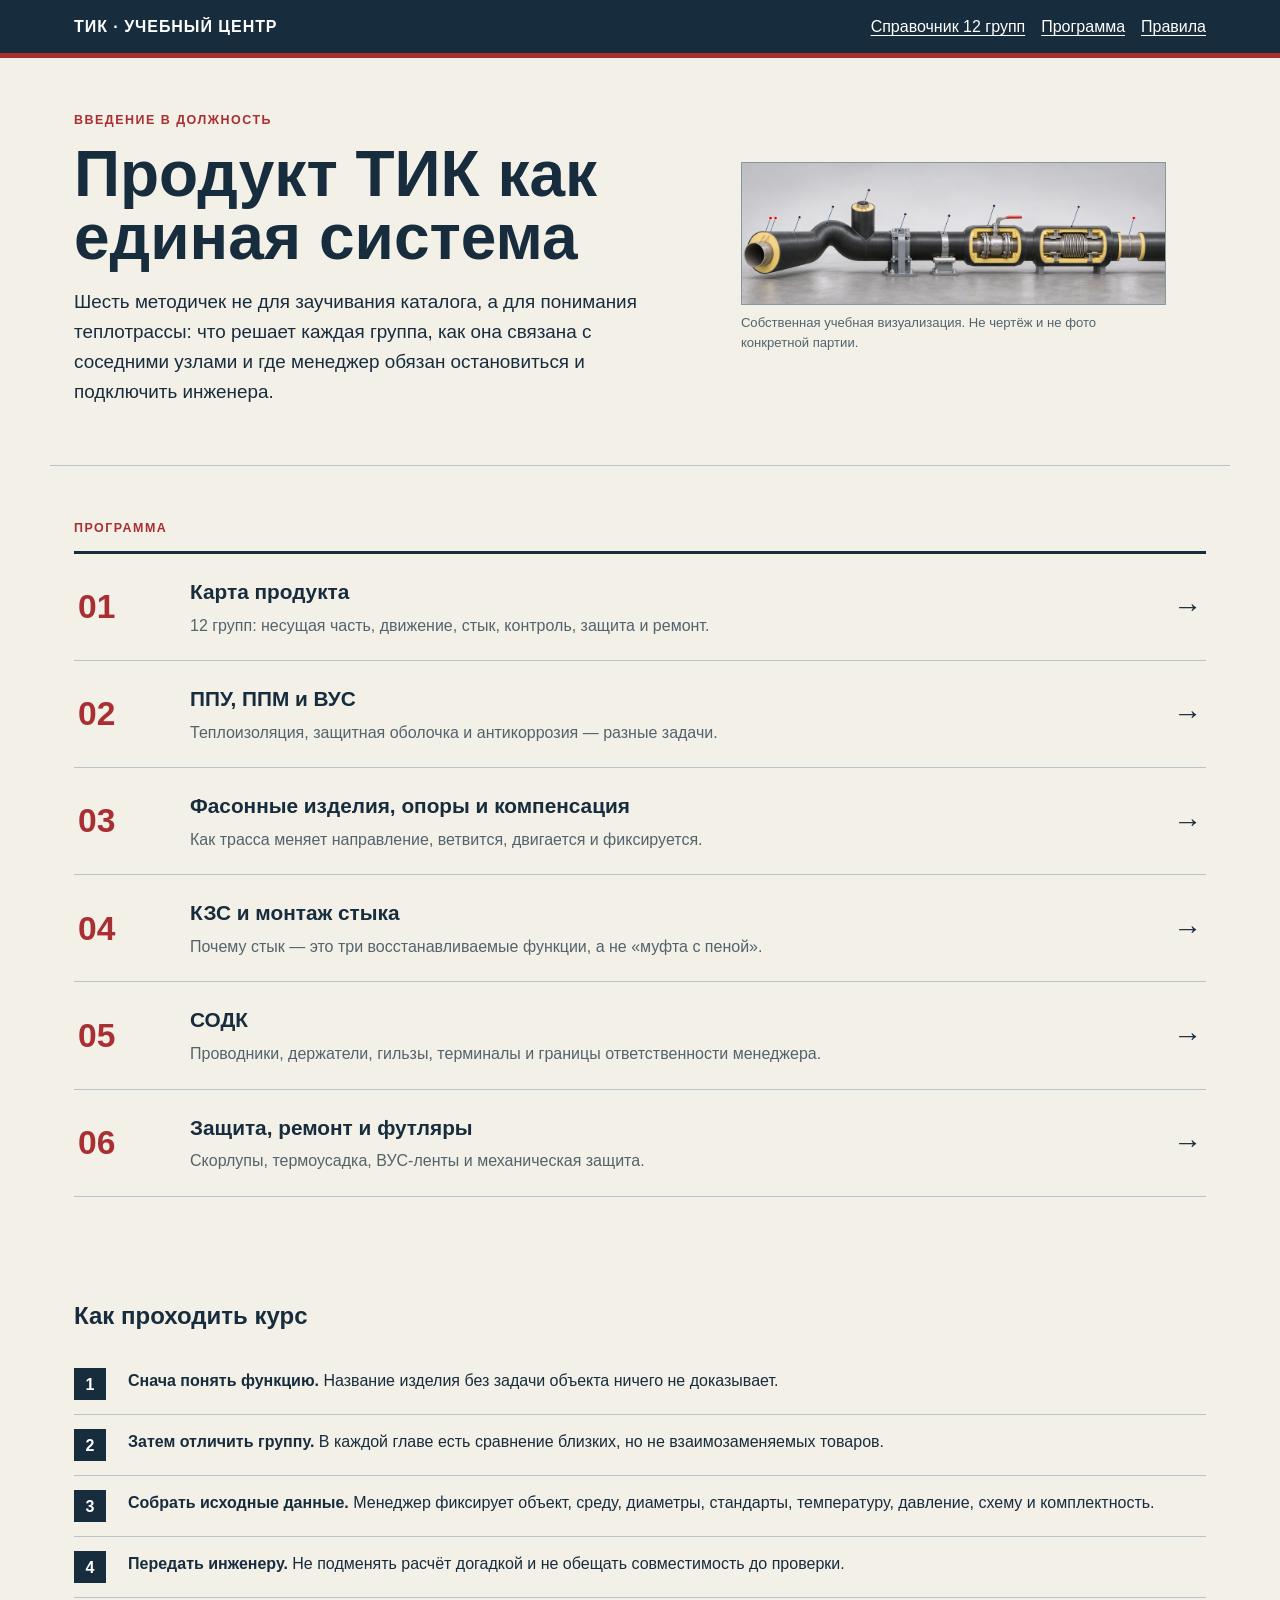
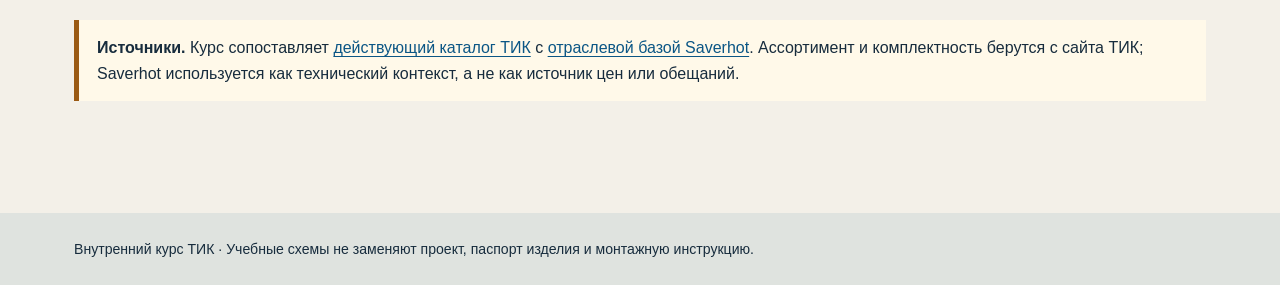
<file: articles/index.html>
<!doctype html><html lang="ru"><head><meta charset="utf-8"><meta name="robots" content="noindex, nofollow, noarchive, nosnippet, noimageindex"><meta name="googlebot" content="noindex, nofollow, noarchive, nosnippet, noimageindex"><meta name="yandex" content="noindex, nofollow, noarchive, nosnippet, noimageindex"><meta name="viewport" content="width=device-width,initial-scale=1"><title>Курс по продукту ТИК</title><link rel="stylesheet" href="course.css"></head><body><header class="top"><div class="bar"><a class="brand" href="../index.html">ТИК · УЧЕБНЫЙ ЦЕНТР</a><nav><a href="../index.html">Справочник 12 групп</a><a href="#program">Программа</a><a href="#rules">Правила</a></nav></div></header><main><section class="wrap hero"><div><p class="eyebrow">Введение в должность</p><h1>Продукт ТИК как единая система</h1><p class="lead">Шесть методичек не для заучивания каталога, а для понимания теплотрассы: что решает каждая группа, как она связана с соседними узлами и где менеджер обязан остановиться и подключить инженера.</p></div><figure><img src="assets/01-product-system.png" alt="Учебная схема изделий теплотрассы"><figcaption class="caption">Собственная учебная визуализация. Не чертёж и не фото конкретной партии.</figcaption></figure></section><section class="wrap" id="program"><p class="eyebrow">Программа</p><div class="chapter-list"><a class="chapter" href="01-product-map.html"><span class="num">01</span><span><h2>Карта продукта</h2><p>12 групп: несущая часть, движение, стык, контроль, защита и ремонт.</p></span><span class="arrow">→</span></a><a class="chapter" href="02-insulation-systems.html"><span class="num">02</span><span><h2>ППУ, ППМ и ВУС</h2><p>Теплоизоляция, защитная оболочка и антикоррозия — разные задачи.</p></span><span class="arrow">→</span></a><a class="chapter" href="03-fittings-supports-compensation.html"><span class="num">03</span><span><h2>Фасонные изделия, опоры и компенсация</h2><p>Как трасса меняет направление, ветвится, двигается и фиксируется.</p></span><span class="arrow">→</span></a><a class="chapter" href="04-kzs-joint.html"><span class="num">04</span><span><h2>КЗС и монтаж стыка</h2><p>Почему стык — это три восстанавливаемые функции, а не «муфта с пеной».</p></span><span class="arrow">→</span></a><a class="chapter" href="05-sodk.html"><span class="num">05</span><span><h2>СОДК</h2><p>Проводники, держатели, гильзы, терминалы и границы ответственности менеджера.</p></span><span class="arrow">→</span></a><a class="chapter" href="06-protection-repair.html"><span class="num">06</span><span><h2>Защита, ремонт и футляры</h2><p>Скорлупы, термоусадка, ВУС-ленты и механическая защита.</p></span><span class="arrow">→</span></a></div></section><section class="wrap" id="rules"><h2>Как проходить курс</h2><ol class="decision"><li><span><b>Снача понять функцию.</b> Название изделия без задачи объекта ничего не доказывает.</span></li><li><span><b>Затем отличить группу.</b> В каждой главе есть сравнение близких, но не взаимозаменяемых товаров.</span></li><li><span><b>Собрать исходные данные.</b> Менеджер фиксирует объект, среду, диаметры, стандарты, температуру, давление, схему и комплектность.</span></li><li><span><b>Передать инженеру.</b> Не подменять расчёт догадкой и не обещать совместимость до проверки.</span></li></ol><div class="callout"><b>Источники.</b> Курс сопоставляет <a href="https://trubakompensator.ru/store/" target="_blank" rel="noopener">действующий каталог ТИК</a> с <a href="https://saverhot.ru/baza-znaniy/" target="_blank" rel="noopener">отраслевой базой Saverhot</a>. Ассортимент и комплектность берутся с сайта ТИК; Saverhot используется как технический контекст, а не как источник цен или обещаний.</div></section></main><footer><div class="footer">Внутренний курс ТИК · Учебные схемы не заменяют проект, паспорт изделия и монтажную инструкцию.</div></footer></body></html>
</file>
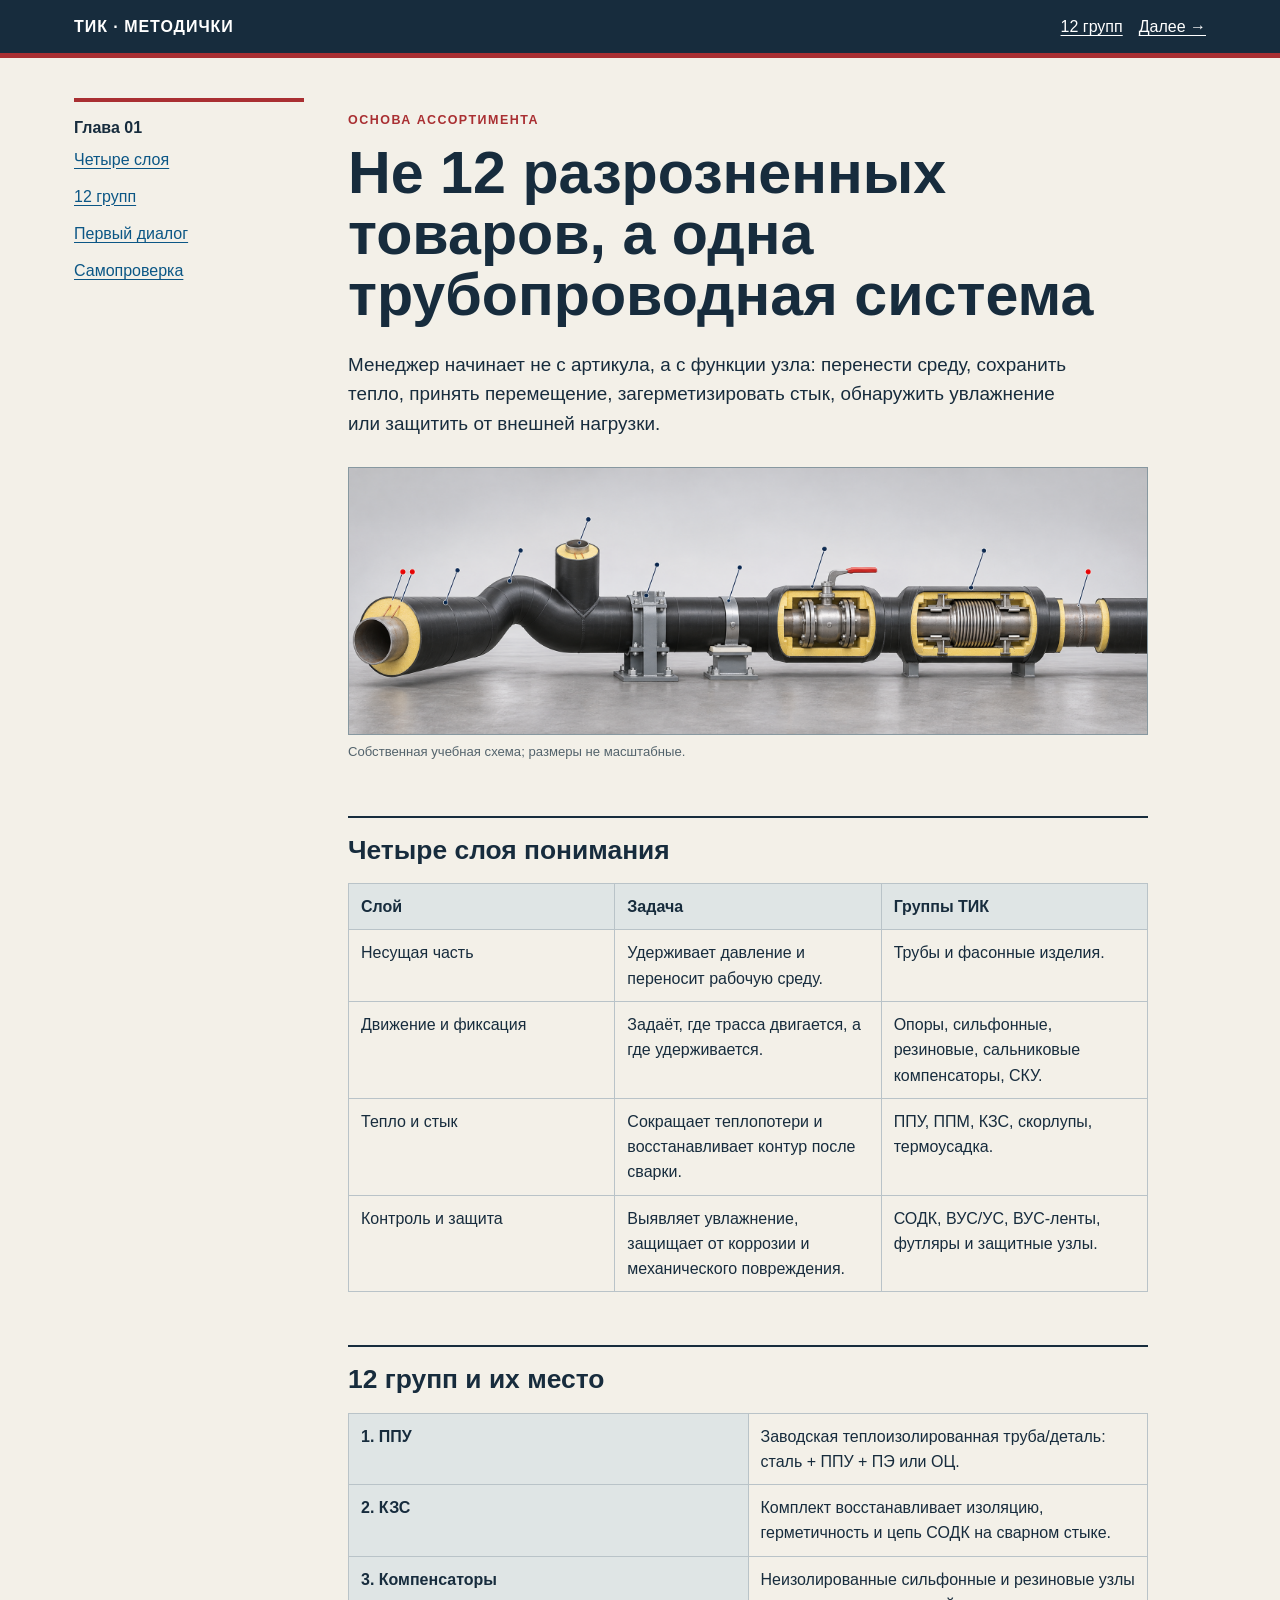
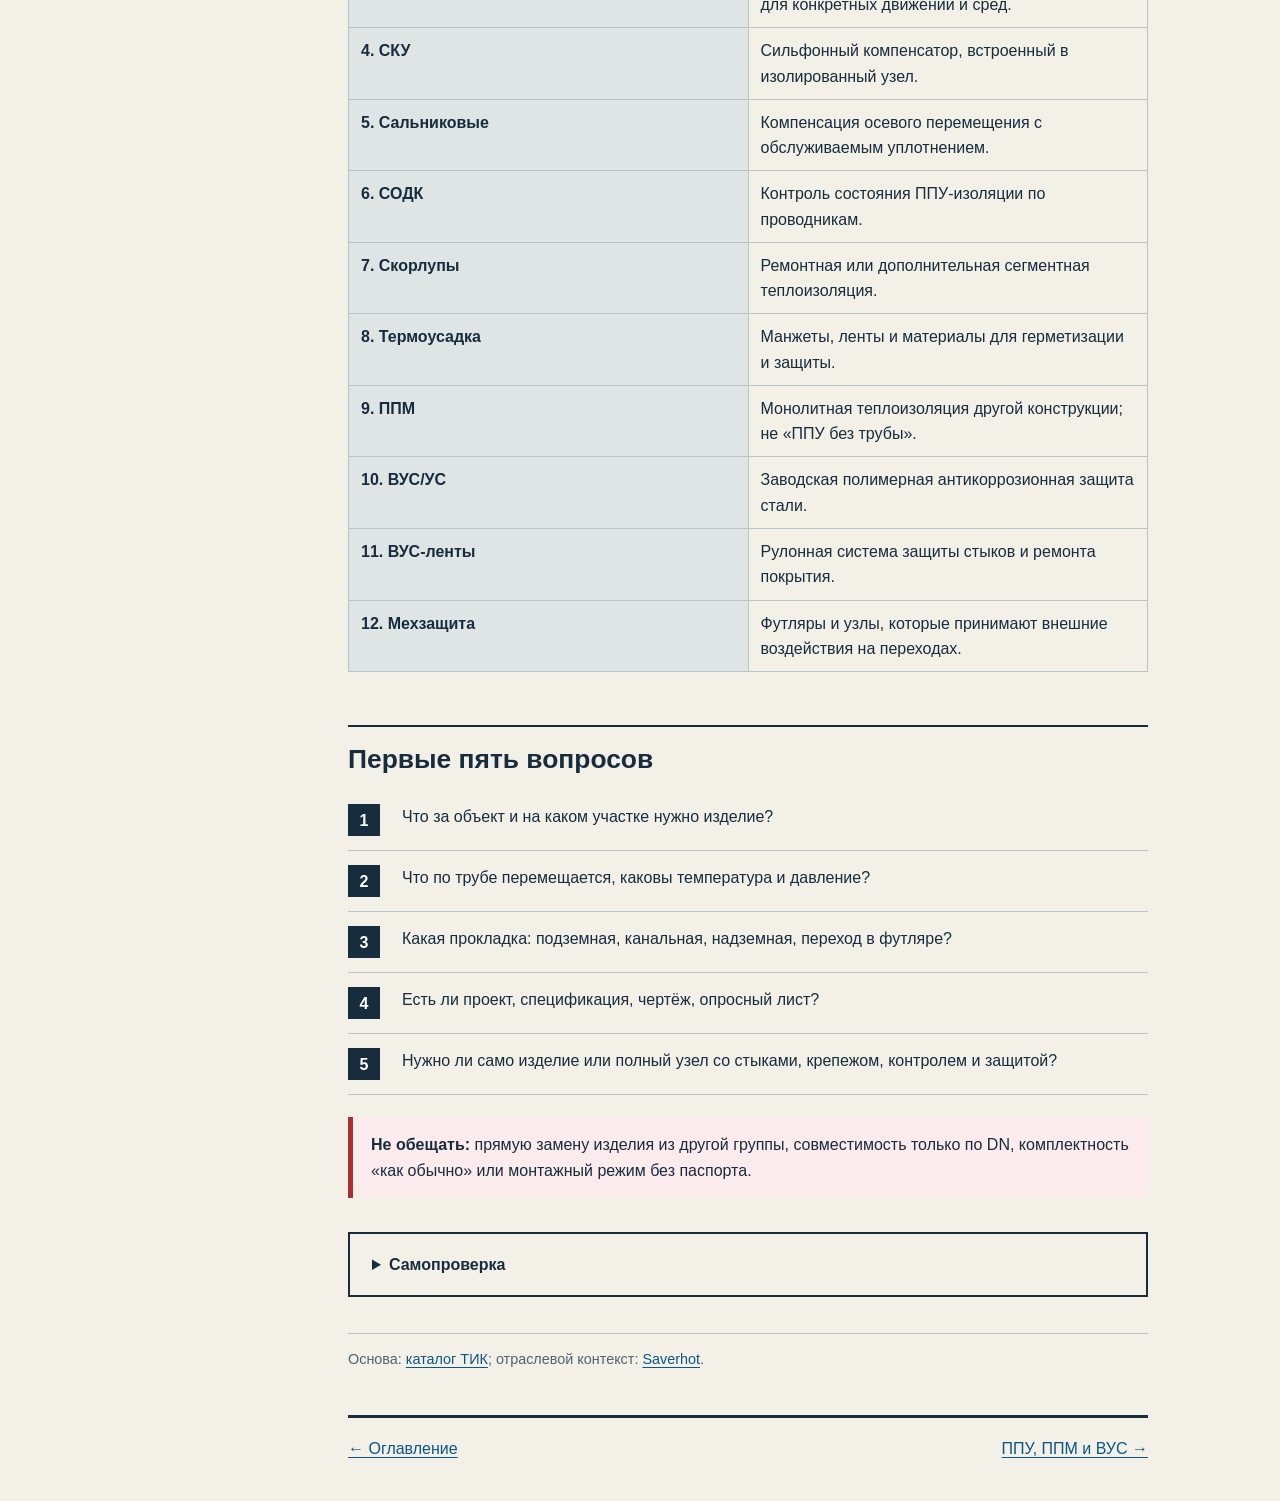
<file: articles/01-product-map.html>
<!doctype html><html lang="ru"><head><meta charset="utf-8"><meta name="robots" content="noindex, nofollow, noarchive, nosnippet, noimageindex"><meta name="googlebot" content="noindex, nofollow, noarchive, nosnippet, noimageindex"><meta name="yandex" content="noindex, nofollow, noarchive, nosnippet, noimageindex"><meta name="viewport" content="width=device-width,initial-scale=1"><title>01 · Карта продукта ТИК</title><link rel="stylesheet" href="course.css"></head><body><header class="top"><div class="bar"><a class="brand" href="index.html">ТИК · МЕТОДИЧКИ</a><nav><a href="../index.html">12 групп</a><a href="02-insulation-systems.html">Далее →</a></nav></div></header><main class="wrap article"><aside class="toc"><b>Глава 01</b><a href="#system">Четыре слоя</a><a href="#groups">12 групп</a><a href="#dialog">Первый диалог</a><a href="#quiz">Самопроверка</a></aside><article class="content"><p class="eyebrow">Основа ассортимента</p><h1>Не 12 разрозненных товаров, а одна трубопроводная система</h1><p class="lead">Менеджер начинает не с артикула, а с функции узла: перенести среду, сохранить тепло, принять перемещение, загерметизировать стык, обнаружить увлажнение или защитить от внешней нагрузки.</p><figure class="figure"><img src="assets/01-product-system.png" alt="Карта узлов теплотрассы"><figcaption class="caption">Собственная учебная схема; размеры не масштабные.</figcaption></figure><h2 id="system">Четыре слоя понимания</h2><table class="compare"><thead><tr><th>Слой</th><th>Задача</th><th>Группы ТИК</th></tr></thead><tbody><tr><td>Несущая часть</td><td>Удерживает давление и переносит рабочую среду.</td><td>Трубы и фасонные изделия.</td></tr><tr><td>Движение и фиксация</td><td>Задаёт, где трасса двигается, а где удерживается.</td><td>Опоры, сильфонные, резиновые, сальниковые компенсаторы, СКУ.</td></tr><tr><td>Тепло и стык</td><td>Сокращает теплопотери и восстанавливает контур после сварки.</td><td>ППУ, ППМ, КЗС, скорлупы, термоусадка.</td></tr><tr><td>Контроль и защита</td><td>Выявляет увлажнение, защищает от коррозии и механического повреждения.</td><td>СОДК, ВУС/УС, ВУС-ленты, футляры и защитные узлы.</td></tr></tbody></table><h2 id="groups">12 групп и их место</h2><table class="facts"><tbody><tr><th>1. ППУ</th><td>Заводская теплоизолированная труба/деталь: сталь + ППУ + ПЭ или ОЦ.</td></tr><tr><th>2. КЗС</th><td>Комплект восстанавливает изоляцию, герметичность и цепь СОДК на сварном стыке.</td></tr><tr><th>3. Компенсаторы</th><td>Неизолированные сильфонные и резиновые узлы для конкретных движений и сред.</td></tr><tr><th>4. СКУ</th><td>Сильфонный компенсатор, встроенный в изолированный узел.</td></tr><tr><th>5. Сальниковые</th><td>Компенсация осевого перемещения с обслуживаемым уплотнением.</td></tr><tr><th>6. СОДК</th><td>Контроль состояния ППУ-изоляции по проводникам.</td></tr><tr><th>7. Скорлупы</th><td>Ремонтная или дополнительная сегментная теплоизоляция.</td></tr><tr><th>8. Термоусадка</th><td>Манжеты, ленты и материалы для герметизации и защиты.</td></tr><tr><th>9. ППМ</th><td>Монолитная теплоизоляция другой конструкции; не «ППУ без трубы».</td></tr><tr><th>10. ВУС/УС</th><td>Заводская полимерная антикоррозионная защита стали.</td></tr><tr><th>11. ВУС-ленты</th><td>Рулонная система защиты стыков и ремонта покрытия.</td></tr><tr><th>12. Мехзащита</th><td>Футляры и узлы, которые принимают внешние воздействия на переходах.</td></tr></tbody></table><h2 id="dialog">Первые пять вопросов</h2><ol class="decision"><li><span>Что за объект и на каком участке нужно изделие?</span></li><li><span>Что по трубе перемещается, каковы температура и давление?</span></li><li><span>Какая прокладка: подземная, канальная, надземная, переход в футляре?</span></li><li><span>Есть ли проект, спецификация, чертёж, опросный лист?</span></li><li><span>Нужно ли само изделие или полный узел со стыками, крепежом, контролем и защитой?</span></li></ol><div class="callout stop"><b>Не обещать:</b> прямую замену изделия из другой группы, совместимость только по DN, комплектность «как обычно» или монтажный режим без паспорта.</div><details class="quiz" id="quiz"><summary>Самопроверка</summary><p><b>Клиент просит «изолированную трубу». Что делать?</b></p><p>Не выбирать ППУ автоматически. Уточнить задачу и прокладку, запросить проектное обозначение, стальной диаметр/стенку, вид и тип изоляции, оболочку, ГОСТ стали и комплектность стыков.</p></details><p class="source-note">Основа: <a href="https://trubakompensator.ru/store/" target="_blank" rel="noopener">каталог ТИК</a>; отраслевой контекст: <a href="https://saverhot.ru/baza-znaniy/" target="_blank" rel="noopener">Saverhot</a>.</p><nav class="pager"><a href="index.html">← Оглавление</a><a href="02-insulation-systems.html">ППУ, ППМ и ВУС →</a></nav></article></main></body></html>
</file>
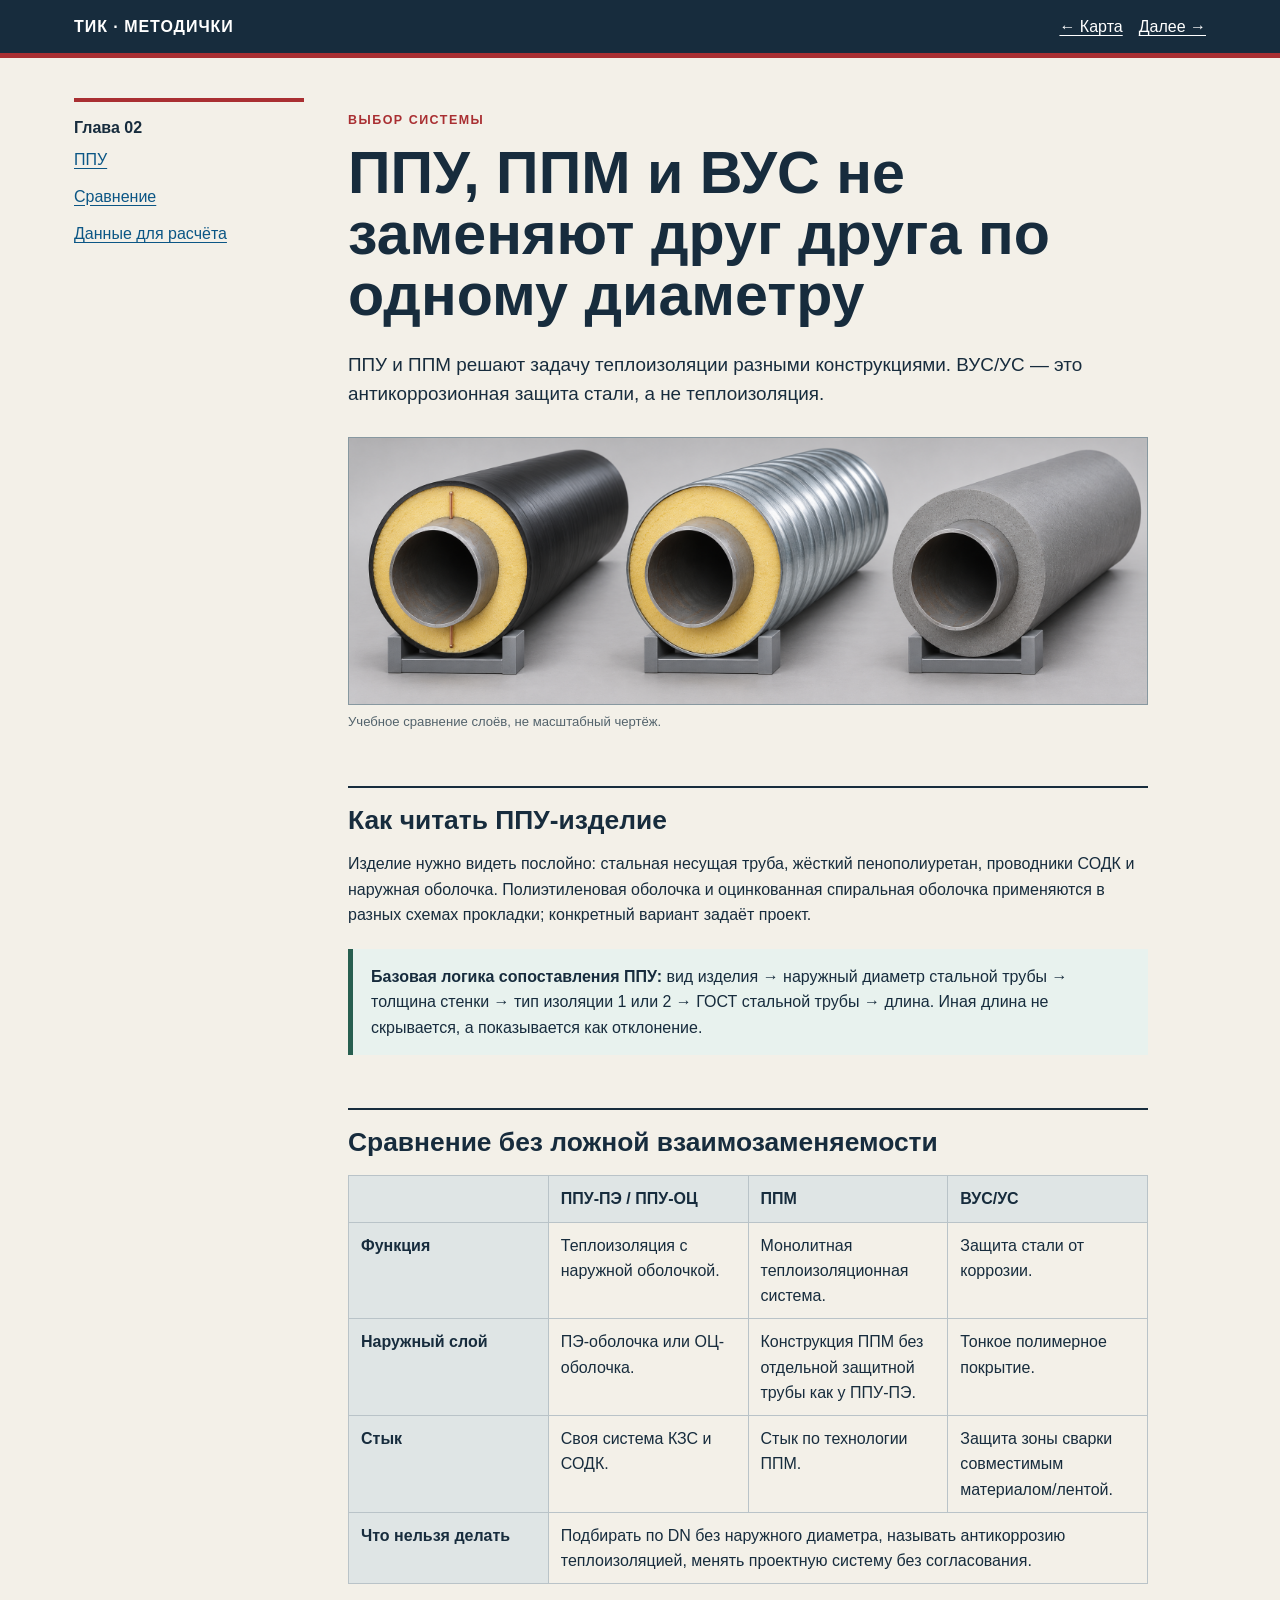
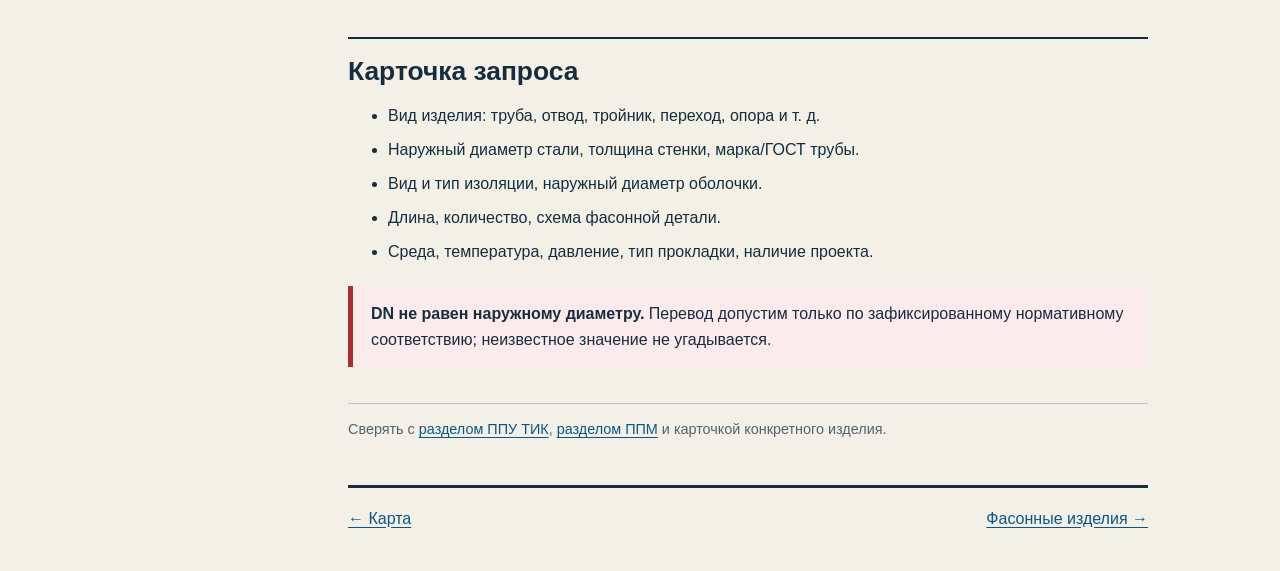
<file: articles/02-insulation-systems.html>
<!doctype html><html lang="ru"><head><meta charset="utf-8"><meta name="robots" content="noindex, nofollow, noarchive, nosnippet, noimageindex"><meta name="googlebot" content="noindex, nofollow, noarchive, nosnippet, noimageindex"><meta name="yandex" content="noindex, nofollow, noarchive, nosnippet, noimageindex"><meta name="viewport" content="width=device-width,initial-scale=1"><title>02 · ППУ, ППМ и ВУС</title><link rel="stylesheet" href="course.css"></head><body><header class="top"><div class="bar"><a class="brand" href="index.html">ТИК · МЕТОДИЧКИ</a><nav><a href="01-product-map.html">← Карта</a><a href="03-fittings-supports-compensation.html">Далее →</a></nav></div></header><main class="wrap article"><aside class="toc"><b>Глава 02</b><a href="#ppu">ППУ</a><a href="#compare">Сравнение</a><a href="#request">Данные для расчёта</a></aside><article class="content"><p class="eyebrow">Выбор системы</p><h1>ППУ, ППМ и ВУС не заменяют друг друга по одному диаметру</h1><p class="lead">ППУ и ППМ решают задачу теплоизоляции разными конструкциями. ВУС/УС — это антикоррозионная защита стали, а не теплоизоляция.</p><figure class="figure"><img src="assets/02-insulation-comparison.png" alt="Сравнение труб ППУ-ПЭ, ППУ-ОЦ, ППМ и ВУС"><figcaption class="caption">Учебное сравнение слоёв, не масштабный чертёж.</figcaption></figure><h2 id="ppu">Как читать ППУ-изделие</h2><p>Изделие нужно видеть послойно: стальная несущая труба, жёсткий пенополиуретан, проводники СОДК и наружная оболочка. Полиэтиленовая оболочка и оцинкованная спиральная оболочка применяются в разных схемах прокладки; конкретный вариант задаёт проект.</p><div class="callout ok"><b>Базовая логика сопоставления ППУ:</b> вид изделия → наружный диаметр стальной трубы → толщина стенки → тип изоляции 1 или 2 → ГОСТ стальной трубы → длина. Иная длина не скрывается, а показывается как отклонение.</div><h2 id="compare">Сравнение без ложной взаимозаменяемости</h2><table class="compare"><thead><tr><th></th><th>ППУ-ПЭ / ППУ-ОЦ</th><th>ППМ</th><th>ВУС/УС</th></tr></thead><tbody><tr><th>Функция</th><td>Теплоизоляция с наружной оболочкой.</td><td>Монолитная теплоизоляционная система.</td><td>Защита стали от коррозии.</td></tr><tr><th>Наружный слой</th><td>ПЭ-оболочка или ОЦ-оболочка.</td><td>Конструкция ППМ без отдельной защитной трубы как у ППУ-ПЭ.</td><td>Тонкое полимерное покрытие.</td></tr><tr><th>Стык</th><td>Своя система КЗС и СОДК.</td><td>Стык по технологии ППМ.</td><td>Защита зоны сварки совместимым материалом/лентой.</td></tr><tr><th>Что нельзя делать</th><td colspan="3">Подбирать по DN без наружного диаметра, называть антикоррозию теплоизоляцией, менять проектную систему без согласования.</td></tr></tbody></table><h2 id="request">Карточка запроса</h2><ul class="checklist"><li>Вид изделия: труба, отвод, тройник, переход, опора и т. д.</li><li>Наружный диаметр стали, толщина стенки, марка/ГОСТ трубы.</li><li>Вид и тип изоляции, наружный диаметр оболочки.</li><li>Длина, количество, схема фасонной детали.</li><li>Среда, температура, давление, тип прокладки, наличие проекта.</li></ul><div class="callout stop"><b>DN не равен наружному диаметру.</b> Перевод допустим только по зафиксированному нормативному соответствию; неизвестное значение не угадывается.</div><p class="source-note">Сверять с <a href="https://trubakompensator.ru/store/ppu/" target="_blank" rel="noopener">разделом ППУ ТИК</a>, <a href="https://trubakompensator.ru/store/truby-i-fasonnye-izdeliya-ppm/" target="_blank" rel="noopener">разделом ППМ</a> и карточкой конкретного изделия.</p><nav class="pager"><a href="01-product-map.html">← Карта</a><a href="03-fittings-supports-compensation.html">Фасонные изделия →</a></nav></article></main></body></html>
</file>
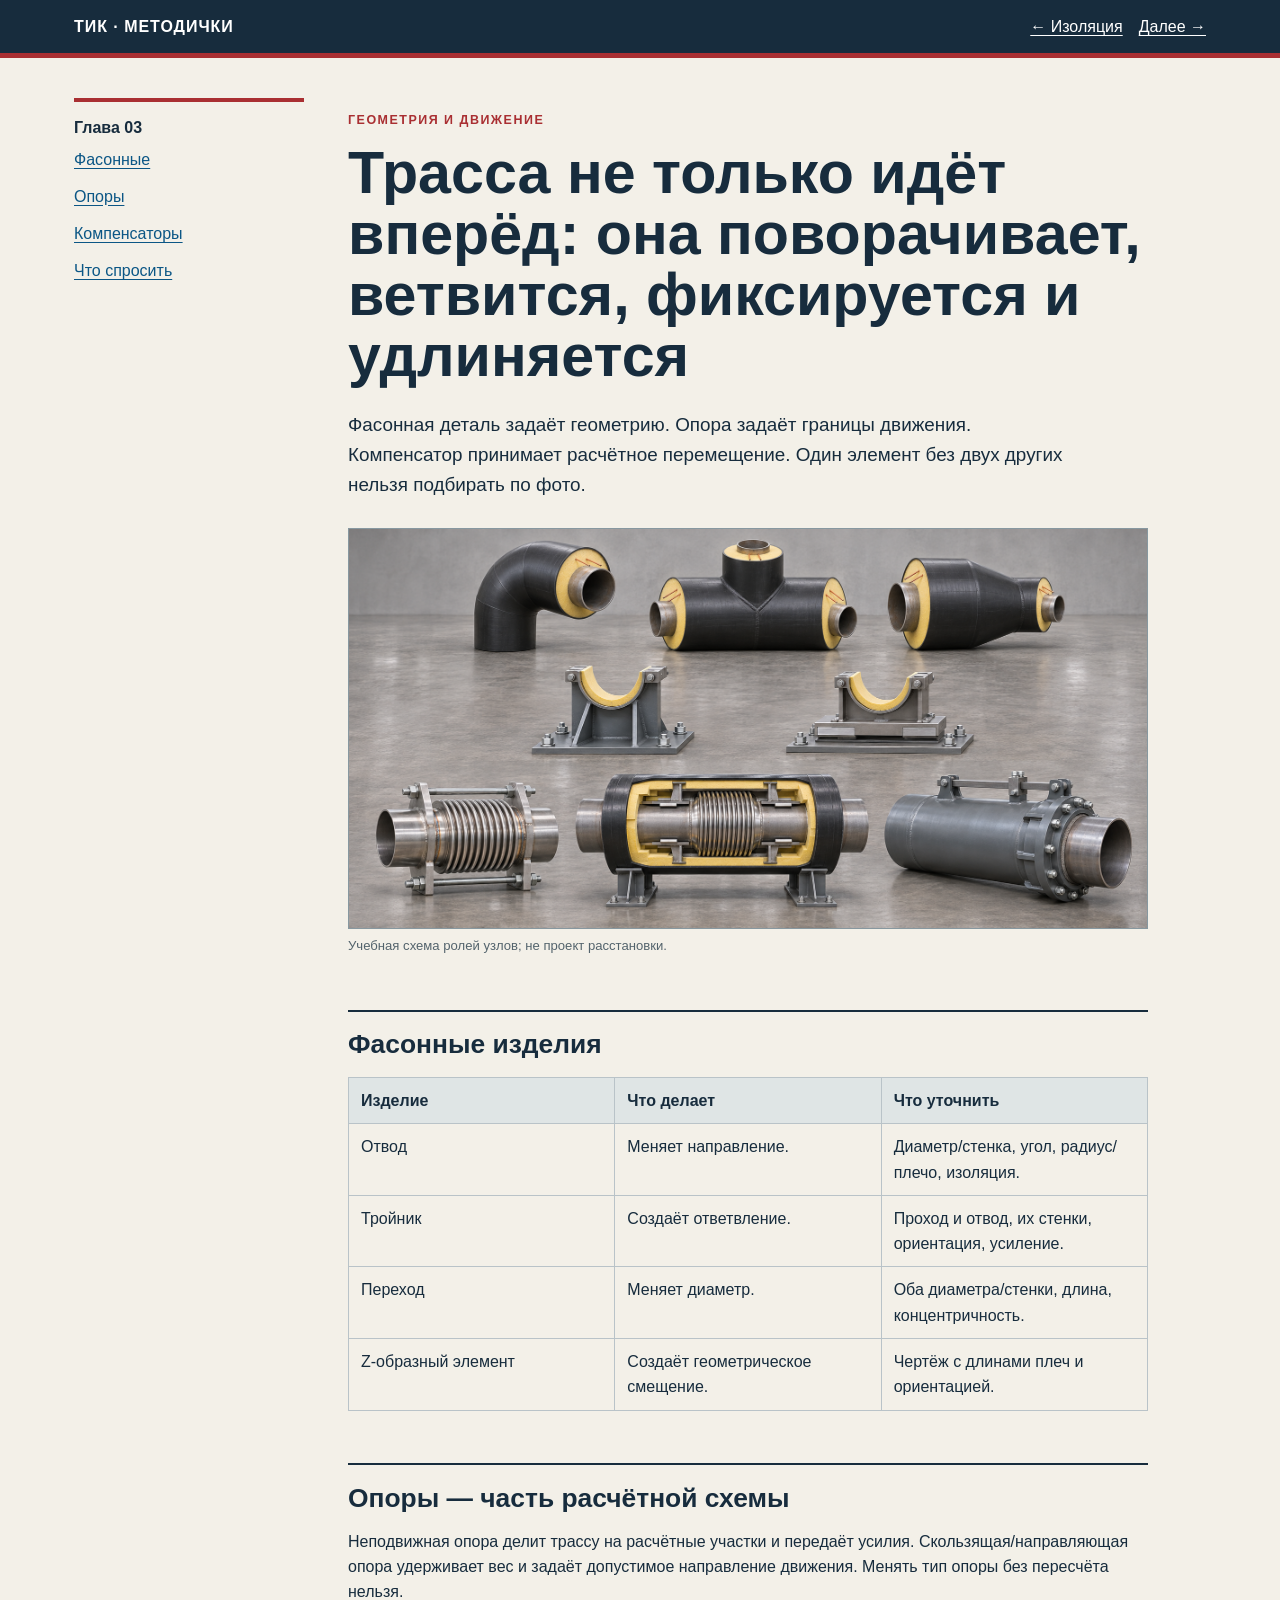
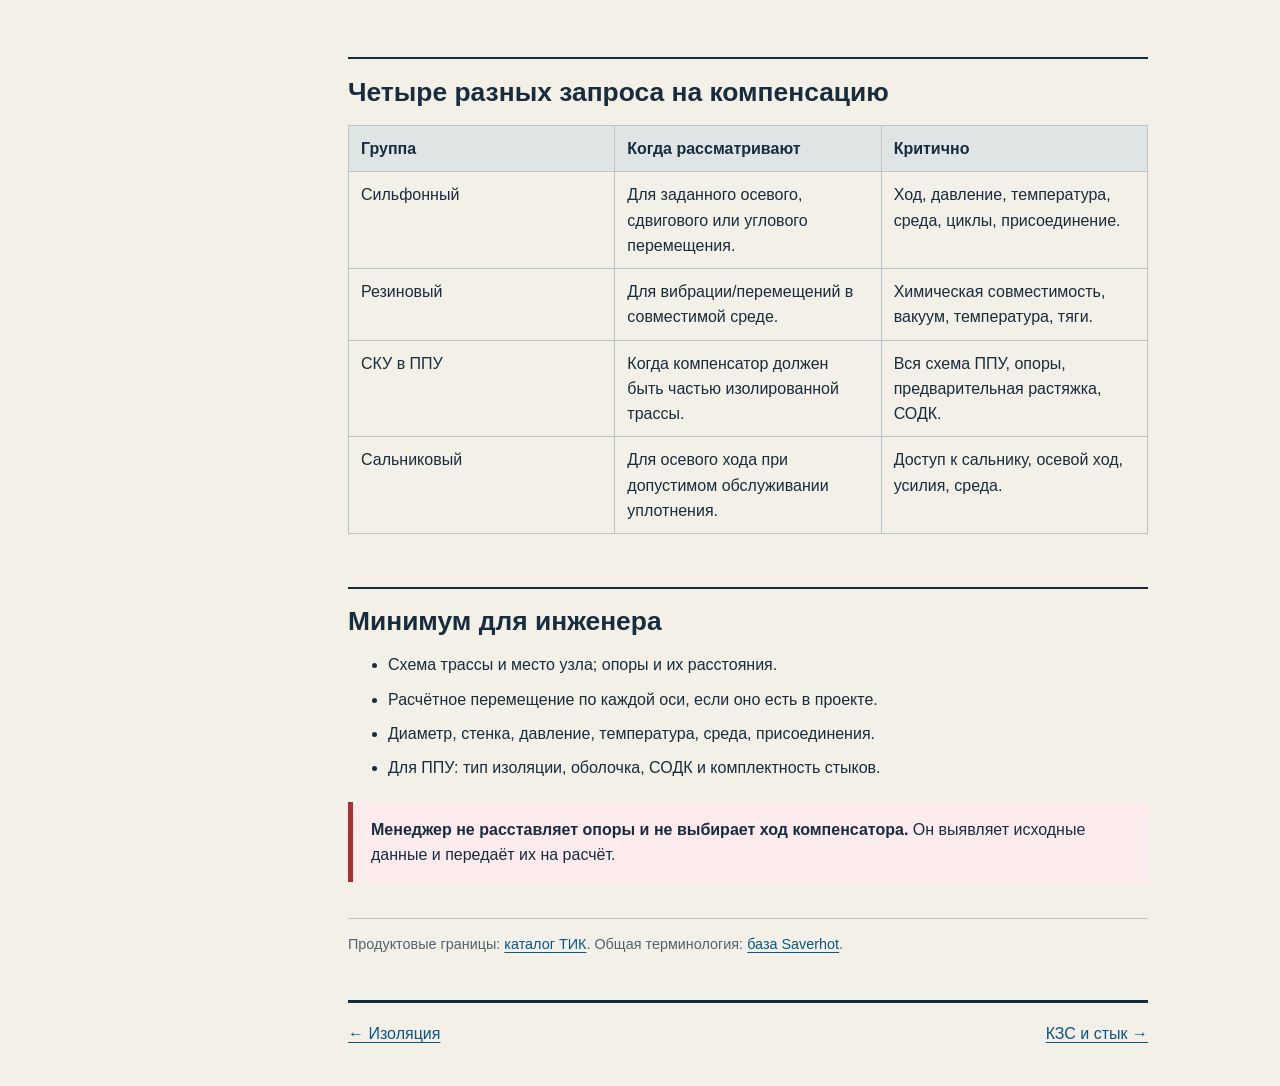
<file: articles/03-fittings-supports-compensation.html>
<!doctype html><html lang="ru"><head><meta charset="utf-8"><meta name="robots" content="noindex, nofollow, noarchive, nosnippet, noimageindex"><meta name="googlebot" content="noindex, nofollow, noarchive, nosnippet, noimageindex"><meta name="yandex" content="noindex, nofollow, noarchive, nosnippet, noimageindex"><meta name="viewport" content="width=device-width,initial-scale=1"><title>03 · Фасонные изделия и компенсация</title><link rel="stylesheet" href="course.css"></head><body><header class="top"><div class="bar"><a class="brand" href="index.html">ТИК · МЕТОДИЧКИ</a><nav><a href="02-insulation-systems.html">← Изоляция</a><a href="04-kzs-joint.html">Далее →</a></nav></div></header><main class="wrap article"><aside class="toc"><b>Глава 03</b><a href="#fittings">Фасонные</a><a href="#supports">Опоры</a><a href="#comp">Компенсаторы</a><a href="#input">Что спросить</a></aside><article class="content"><p class="eyebrow">Геометрия и движение</p><h1>Трасса не только идёт вперёд: она поворачивает, ветвится, фиксируется и удлиняется</h1><p class="lead">Фасонная деталь задаёт геометрию. Опора задаёт границы движения. Компенсатор принимает расчётное перемещение. Один элемент без двух других нельзя подбирать по фото.</p><figure class="figure"><img src="assets/03-fittings-supports.png" alt="Отвод, тройник, опора и компенсатор в теплотрассе"><figcaption class="caption">Учебная схема ролей узлов; не проект расстановки.</figcaption></figure><h2 id="fittings">Фасонные изделия</h2><table class="facts"><thead><tr><th>Изделие</th><th>Что делает</th><th>Что уточнить</th></tr></thead><tbody><tr><td>Отвод</td><td>Меняет направление.</td><td>Диаметр/стенка, угол, радиус/плечо, изоляция.</td></tr><tr><td>Тройник</td><td>Создаёт ответвление.</td><td>Проход и отвод, их стенки, ориентация, усиление.</td></tr><tr><td>Переход</td><td>Меняет диаметр.</td><td>Оба диаметра/стенки, длина, концентричность.</td></tr><tr><td>Z-образный элемент</td><td>Создаёт геометрическое смещение.</td><td>Чертёж с длинами плеч и ориентацией.</td></tr></tbody></table><h2 id="supports">Опоры — часть расчётной схемы</h2><p>Неподвижная опора делит трассу на расчётные участки и передаёт усилия. Скользящая/направляющая опора удерживает вес и задаёт допустимое направление движения. Менять тип опоры без пересчёта нельзя.</p><h2 id="comp">Четыре разных запроса на компенсацию</h2><table class="compare"><thead><tr><th>Группа</th><th>Когда рассматривают</th><th>Критично</th></tr></thead><tbody><tr><td>Сильфонный</td><td>Для заданного осевого, сдвигового или углового перемещения.</td><td>Ход, давление, температура, среда, циклы, присоединение.</td></tr><tr><td>Резиновый</td><td>Для вибрации/перемещений в совместимой среде.</td><td>Химическая совместимость, вакуум, температура, тяги.</td></tr><tr><td>СКУ в ППУ</td><td>Когда компенсатор должен быть частью изолированной трассы.</td><td>Вся схема ППУ, опоры, предварительная растяжка, СОДК.</td></tr><tr><td>Сальниковый</td><td>Для осевого хода при допустимом обслуживании уплотнения.</td><td>Доступ к сальнику, осевой ход, усилия, среда.</td></tr></tbody></table><h2 id="input">Минимум для инженера</h2><ul class="checklist"><li>Схема трассы и место узла; опоры и их расстояния.</li><li>Расчётное перемещение по каждой оси, если оно есть в проекте.</li><li>Диаметр, стенка, давление, температура, среда, присоединения.</li><li>Для ППУ: тип изоляции, оболочка, СОДК и комплектность стыков.</li></ul><div class="callout stop"><b>Менеджер не расставляет опоры и не выбирает ход компенсатора.</b> Он выявляет исходные данные и передаёт их на расчёт.</div><p class="source-note">Продуктовые границы: <a href="https://trubakompensator.ru/store/" target="_blank" rel="noopener">каталог ТИК</a>. Общая терминология: <a href="https://saverhot.ru/baza-znaniy/" target="_blank" rel="noopener">база Saverhot</a>.</p><nav class="pager"><a href="02-insulation-systems.html">← Изоляция</a><a href="04-kzs-joint.html">КЗС и стык →</a></nav></article></main></body></html>
</file>
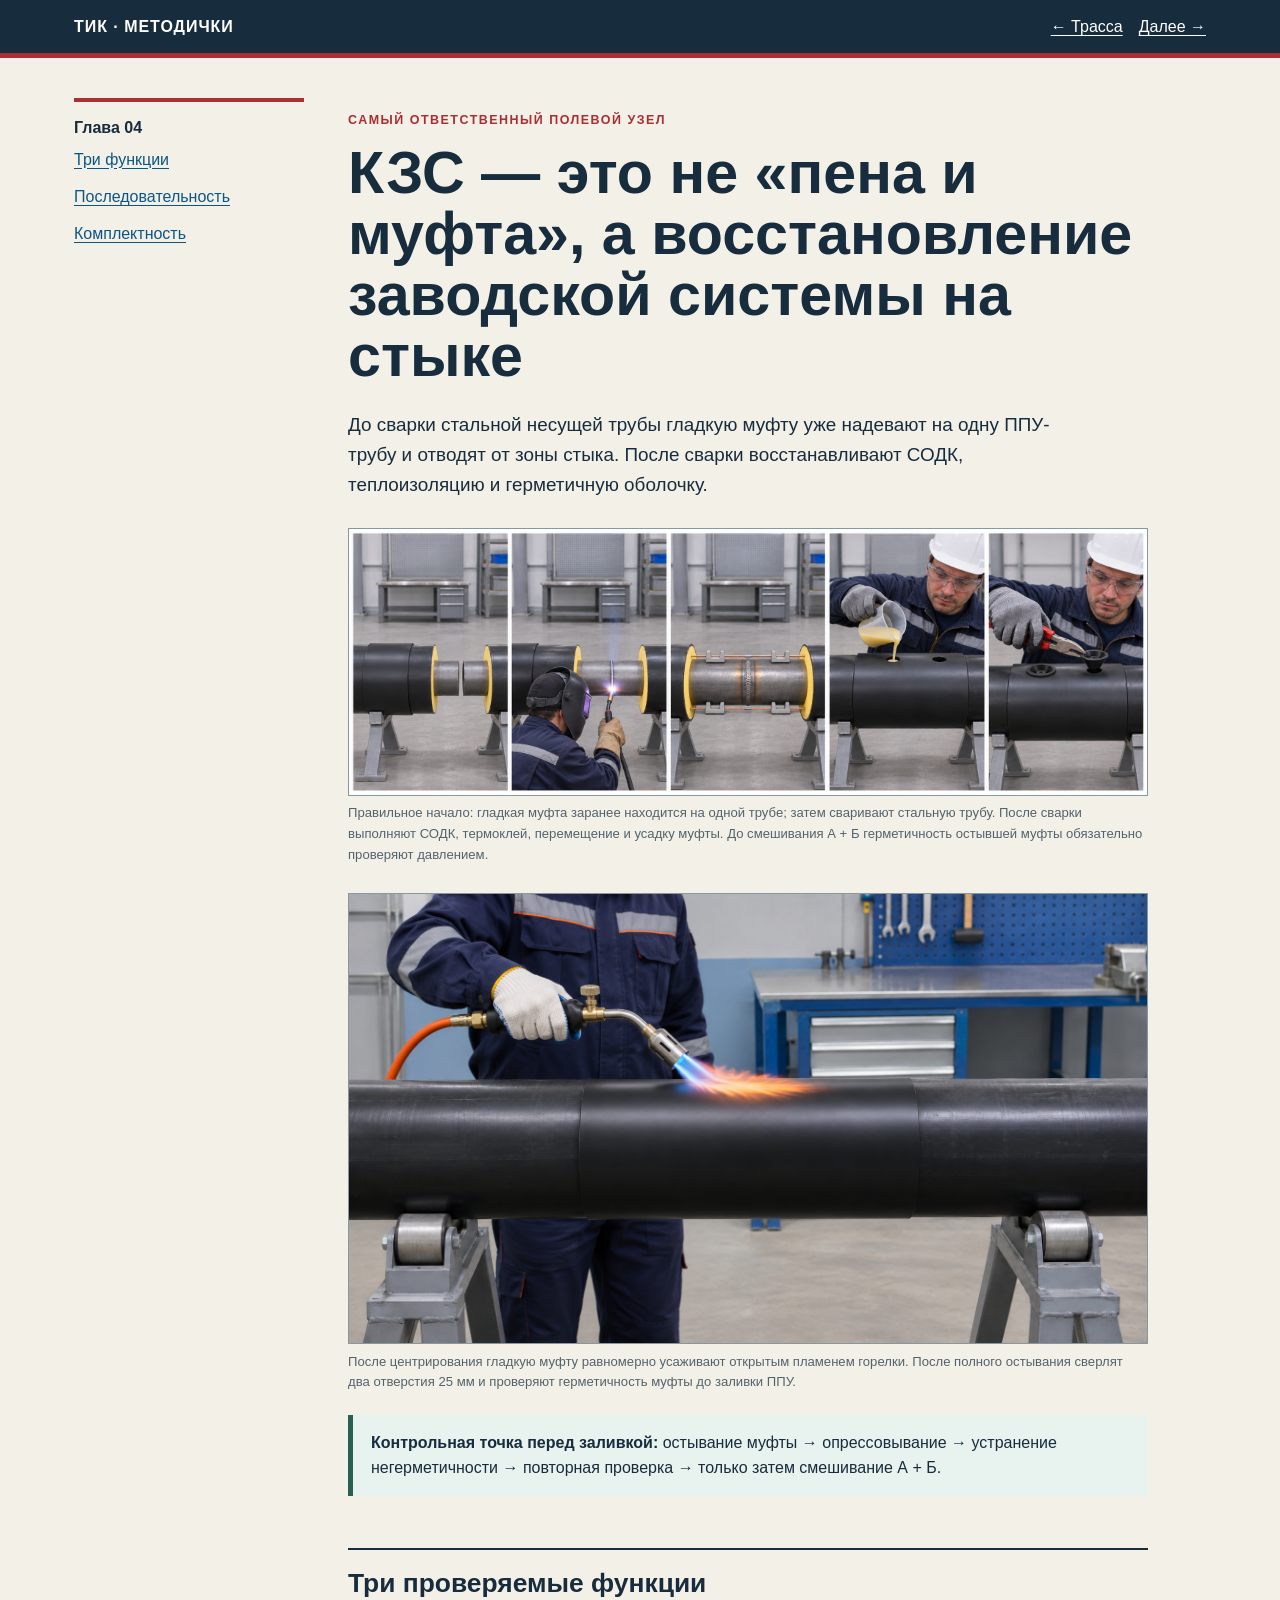
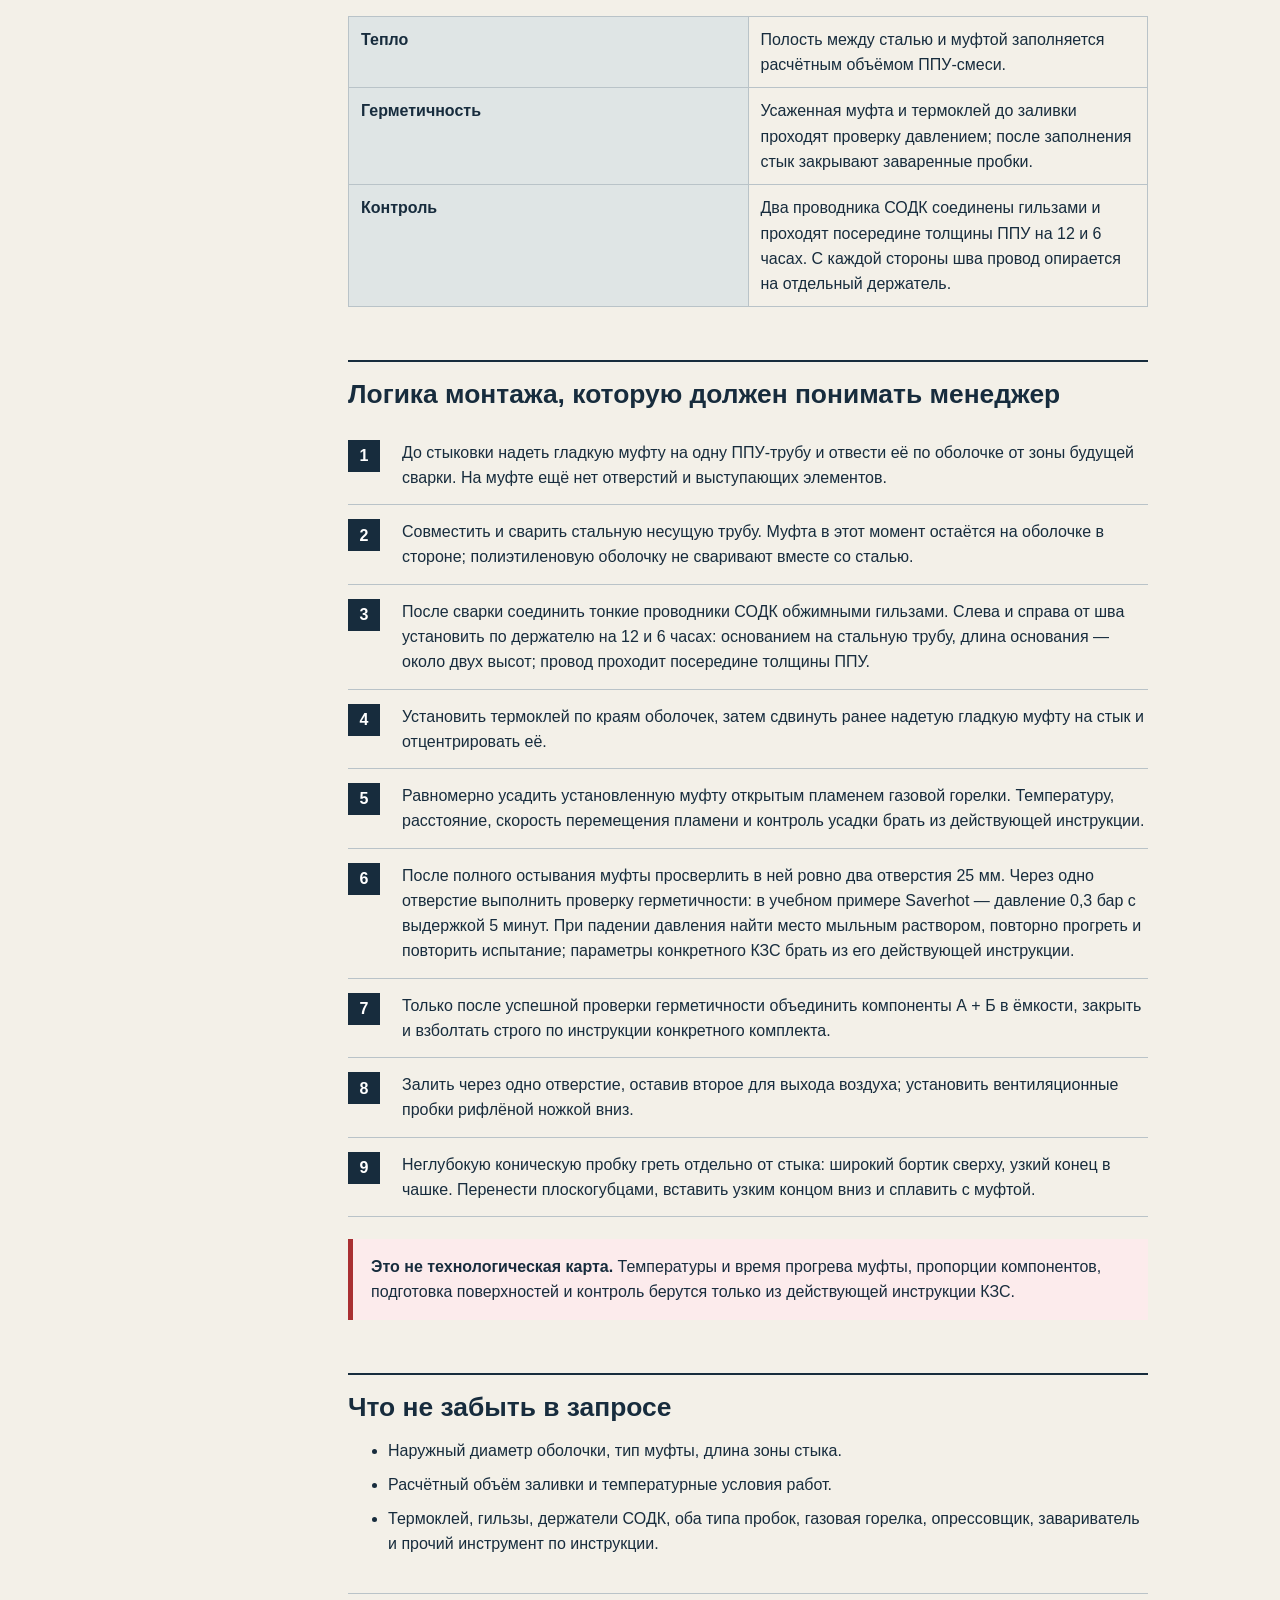
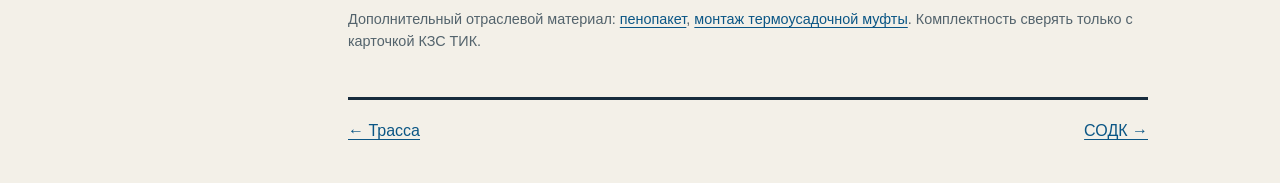
<file: articles/04-kzs-joint.html>
<!doctype html><html lang="ru"><head><meta charset="utf-8"><meta name="robots" content="noindex, nofollow, noarchive, nosnippet, noimageindex"><meta name="googlebot" content="noindex, nofollow, noarchive, nosnippet, noimageindex"><meta name="yandex" content="noindex, nofollow, noarchive, nosnippet, noimageindex"><meta name="viewport" content="width=device-width,initial-scale=1"><title>04 · КЗС и стык ППУ</title><link rel="stylesheet" href="course.css"></head><body><header class="top"><div class="bar"><a class="brand" href="index.html">ТИК · МЕТОДИЧКИ</a><nav><a href="03-fittings-supports-compensation.html">← Трасса</a><a href="05-sodk.html">Далее →</a></nav></div></header><main class="wrap article"><aside class="toc"><b>Глава 04</b><a href="#purpose">Три функции</a><a href="#sequence">Последовательность</a><a href="#parts">Комплектность</a></aside><article class="content"><p class="eyebrow">Самый ответственный полевой узел</p><h1>КЗС — это не «пена и муфта», а восстановление заводской системы на стыке</h1><p class="lead">До сварки стальной несущей трубы гладкую муфту уже надевают на одну ППУ-трубу и отводят от зоны стыка. После сварки восстанавливают СОДК, теплоизоляцию и герметичную оболочку.</p><figure class="figure"><img src="assets/04-kzs-sequence-v4.png" alt="Этапы монтажа стыка ППУ: предварительная установка муфты, сварка стали, СОДК, усадка, проверка герметичности, заливка и пробки"><figcaption class="caption">Правильное начало: гладкая муфта заранее находится на одной трубе; затем сваривают стальную трубу. После сварки выполняют СОДК, термоклей, перемещение и усадку муфты. До смешивания А + Б герметичность остывшей муфты обязательно проверяют давлением.</figcaption></figure><figure class="figure"><img src="assets/04-kzs-coupling-shrink-v1.png" alt="Усадка установленной муфты открытым пламенем газовой горелки"><figcaption class="caption">После центрирования гладкую муфту равномерно усаживают открытым пламенем горелки. После полного остывания сверлят два отверстия 25 мм и проверяют герметичность муфты до заливки ППУ.</figcaption><div class="callout ok"><b>Контрольная точка перед заливкой:</b> остывание муфты → опрессовывание → устранение негерметичности → повторная проверка → только затем смешивание А + Б.</div></figure><h2 id="purpose">Три проверяемые функции</h2><table class="facts"><tbody><tr><th>Тепло</th><td>Полость между сталью и муфтой заполняется расчётным объёмом ППУ-смеси.</td></tr><tr><th>Герметичность</th><td>Усаженная муфта и термоклей до заливки проходят проверку давлением; после заполнения стык закрывают заваренные пробки.</td></tr><tr><th>Контроль</th><td>Два проводника СОДК соединены гильзами и проходят посередине толщины ППУ на 12 и 6 часах. С каждой стороны шва провод опирается на отдельный держатель.</td></tr></tbody></table><h2 id="sequence">Логика монтажа, которую должен понимать менеджер</h2><ol class="decision"><li><span>До стыковки надеть гладкую муфту на одну ППУ-трубу и отвести её по оболочке от зоны будущей сварки. На муфте ещё нет отверстий и выступающих элементов.</span></li><li><span>Совместить и сварить стальную несущую трубу. Муфта в этот момент остаётся на оболочке в стороне; полиэтиленовую оболочку не сваривают вместе со сталью.</span></li><li><span>После сварки соединить тонкие проводники СОДК обжимными гильзами. Слева и справа от шва установить по держателю на 12 и 6 часах: основанием на стальную трубу, длина основания — около двух высот; провод проходит посередине толщины ППУ.</span></li><li><span>Установить термоклей по краям оболочек, затем сдвинуть ранее надетую гладкую муфту на стык и отцентрировать её.</span></li><li><span>Равномерно усадить установленную муфту открытым пламенем газовой горелки. Температуру, расстояние, скорость перемещения пламени и контроль усадки брать из действующей инструкции.</span></li><li><span>После полного остывания муфты просверлить в ней ровно два отверстия 25 мм. Через одно отверстие выполнить проверку герметичности: в учебном примере Saverhot — давление 0,3 бар с выдержкой 5 минут. При падении давления найти место мыльным раствором, повторно прогреть и повторить испытание; параметры конкретного КЗС брать из его действующей инструкции.</span></li><li><span>Только после успешной проверки герметичности объединить компоненты А + Б в ёмкости, закрыть и взболтать строго по инструкции конкретного комплекта.</span></li><li><span>Залить через одно отверстие, оставив второе для выхода воздуха; установить вентиляционные пробки рифлёной ножкой вниз.</span></li><li><span>Неглубокую коническую пробку греть отдельно от стыка: широкий бортик сверху, узкий конец в чашке. Перенести плоскогубцами, вставить узким концом вниз и сплавить с муфтой.</span></li></ol><div class="callout stop"><b>Это не технологическая карта.</b> Температуры и время прогрева муфты, пропорции компонентов, подготовка поверхностей и контроль берутся только из действующей инструкции КЗС.</div><h2 id="parts">Что не забыть в запросе</h2><ul class="checklist"><li>Наружный диаметр оболочки, тип муфты, длина зоны стыка.</li><li>Расчётный объём заливки и температурные условия работ.</li><li>Термоклей, гильзы, держатели СОДК, оба типа пробок, газовая горелка, опрессовщик, завариватель и прочий инструмент по инструкции.</li></ul><p class="source-note">Дополнительный отраслевой материал: <a href="https://saverhot.ru/baza-znaniy/penopaketa/" target="_blank" rel="noopener">пенопакет</a>, <a href="https://saverhot.ru/baza-znaniy/montazh-termousadochnoy-mufty/" target="_blank" rel="noopener">монтаж термоусадочной муфты</a>. Комплектность сверять только с карточкой КЗС ТИК.</p><nav class="pager"><a href="03-fittings-supports-compensation.html">← Трасса</a><a href="05-sodk.html">СОДК →</a></nav></article></main></body></html>
</file>
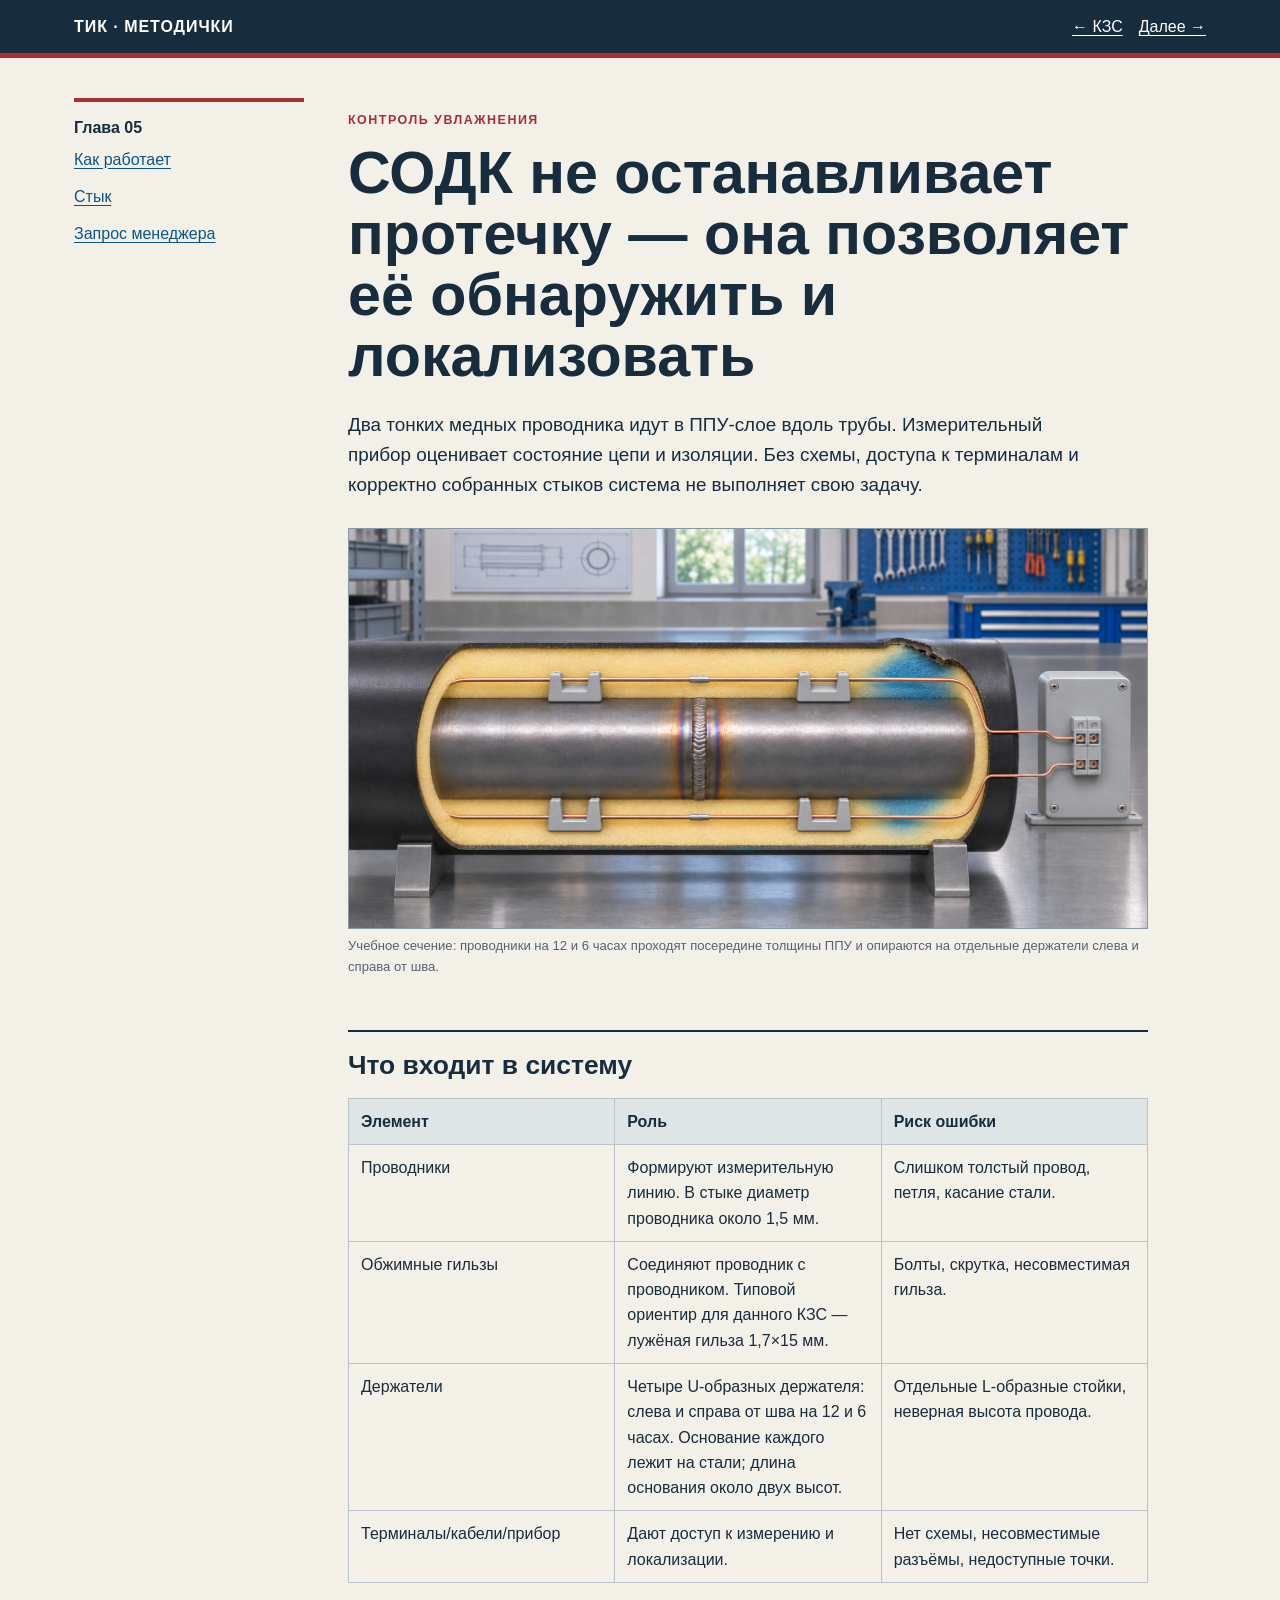
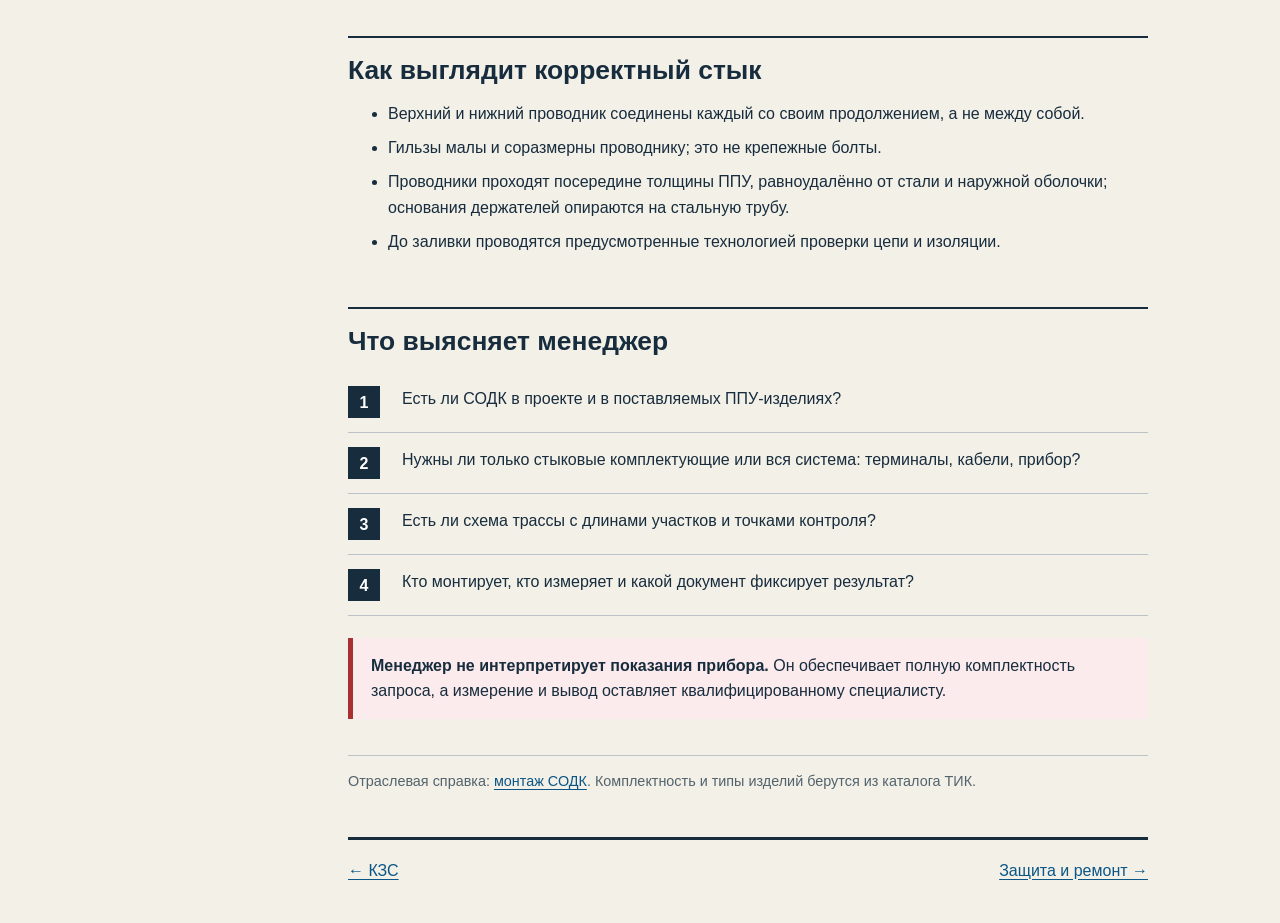
<file: articles/05-sodk.html>
<!doctype html><html lang="ru"><head><meta charset="utf-8"><meta name="robots" content="noindex, nofollow, noarchive, nosnippet, noimageindex"><meta name="googlebot" content="noindex, nofollow, noarchive, nosnippet, noimageindex"><meta name="yandex" content="noindex, nofollow, noarchive, nosnippet, noimageindex"><meta name="viewport" content="width=device-width,initial-scale=1"><title>05 · СОДК</title><link rel="stylesheet" href="course.css"></head><body><header class="top"><div class="bar"><a class="brand" href="index.html">ТИК · МЕТОДИЧКИ</a><nav><a href="04-kzs-joint.html">← КЗС</a><a href="06-protection-repair.html">Далее →</a></nav></div></header><main class="wrap article"><aside class="toc"><b>Глава 05</b><a href="#logic">Как работает</a><a href="#joint">Стык</a><a href="#sale">Запрос менеджера</a></aside><article class="content"><p class="eyebrow">Контроль увлажнения</p><h1>СОДК не останавливает протечку — она позволяет её обнаружить и локализовать</h1><p class="lead">Два тонких медных проводника идут в ППУ-слое вдоль трубы. Измерительный прибор оценивает состояние цепи и изоляции. Без схемы, доступа к терминалам и корректно собранных стыков система не выполняет свою задачу.</p><figure class="figure"><img src="assets/05-sodk-cutaway-v3.png" alt="Проводники СОДК в стыке ППУ-труб"><figcaption class="caption">Учебное сечение: проводники на 12 и 6 часах проходят посередине толщины ППУ и опираются на отдельные держатели слева и справа от шва.</figcaption></figure><h2 id="logic">Что входит в систему</h2><table class="facts"><thead><tr><th>Элемент</th><th>Роль</th><th>Риск ошибки</th></tr></thead><tbody><tr><td>Проводники</td><td>Формируют измерительную линию. В стыке диаметр проводника около 1,5 мм.</td><td>Слишком толстый провод, петля, касание стали.</td></tr><tr><td>Обжимные гильзы</td><td>Соединяют проводник с проводником. Типовой ориентир для данного КЗС — лужёная гильза 1,7×15 мм.</td><td>Болты, скрутка, несовместимая гильза.</td></tr><tr><td>Держатели</td><td>Четыре U-образных держателя: слева и справа от шва на 12 и 6 часах. Основание каждого лежит на стали; длина основания около двух высот.</td><td>Отдельные L-образные стойки, неверная высота провода.</td></tr><tr><td>Терминалы/кабели/прибор</td><td>Дают доступ к измерению и локализации.</td><td>Нет схемы, несовместимые разъёмы, недоступные точки.</td></tr></tbody></table><h2 id="joint">Как выглядит корректный стык</h2><ul class="checklist"><li>Верхний и нижний проводник соединены каждый со своим продолжением, а не между собой.</li><li>Гильзы малы и соразмерны проводнику; это не крепежные болты.</li><li>Проводники проходят посередине толщины ППУ, равноудалённо от стали и наружной оболочки; основания держателей опираются на стальную трубу.</li><li>До заливки проводятся предусмотренные технологией проверки цепи и изоляции.</li></ul><h2 id="sale">Что выясняет менеджер</h2><ol class="decision"><li><span>Есть ли СОДК в проекте и в поставляемых ППУ-изделиях?</span></li><li><span>Нужны ли только стыковые комплектующие или вся система: терминалы, кабели, прибор?</span></li><li><span>Есть ли схема трассы с длинами участков и точками контроля?</span></li><li><span>Кто монтирует, кто измеряет и какой документ фиксирует результат?</span></li></ol><div class="callout stop"><b>Менеджер не интерпретирует показания прибора.</b> Он обеспечивает полную комплектность запроса, а измерение и вывод оставляет квалифицированному специалисту.</div><p class="source-note">Отраслевая справка: <a href="https://saverhot.ru/baza-znaniy/montazh-sodk/" target="_blank" rel="noopener">монтаж СОДК</a>. Комплектность и типы изделий берутся из каталога ТИК.</p><nav class="pager"><a href="04-kzs-joint.html">← КЗС</a><a href="06-protection-repair.html">Защита и ремонт →</a></nav></article></main></body></html>
</file>
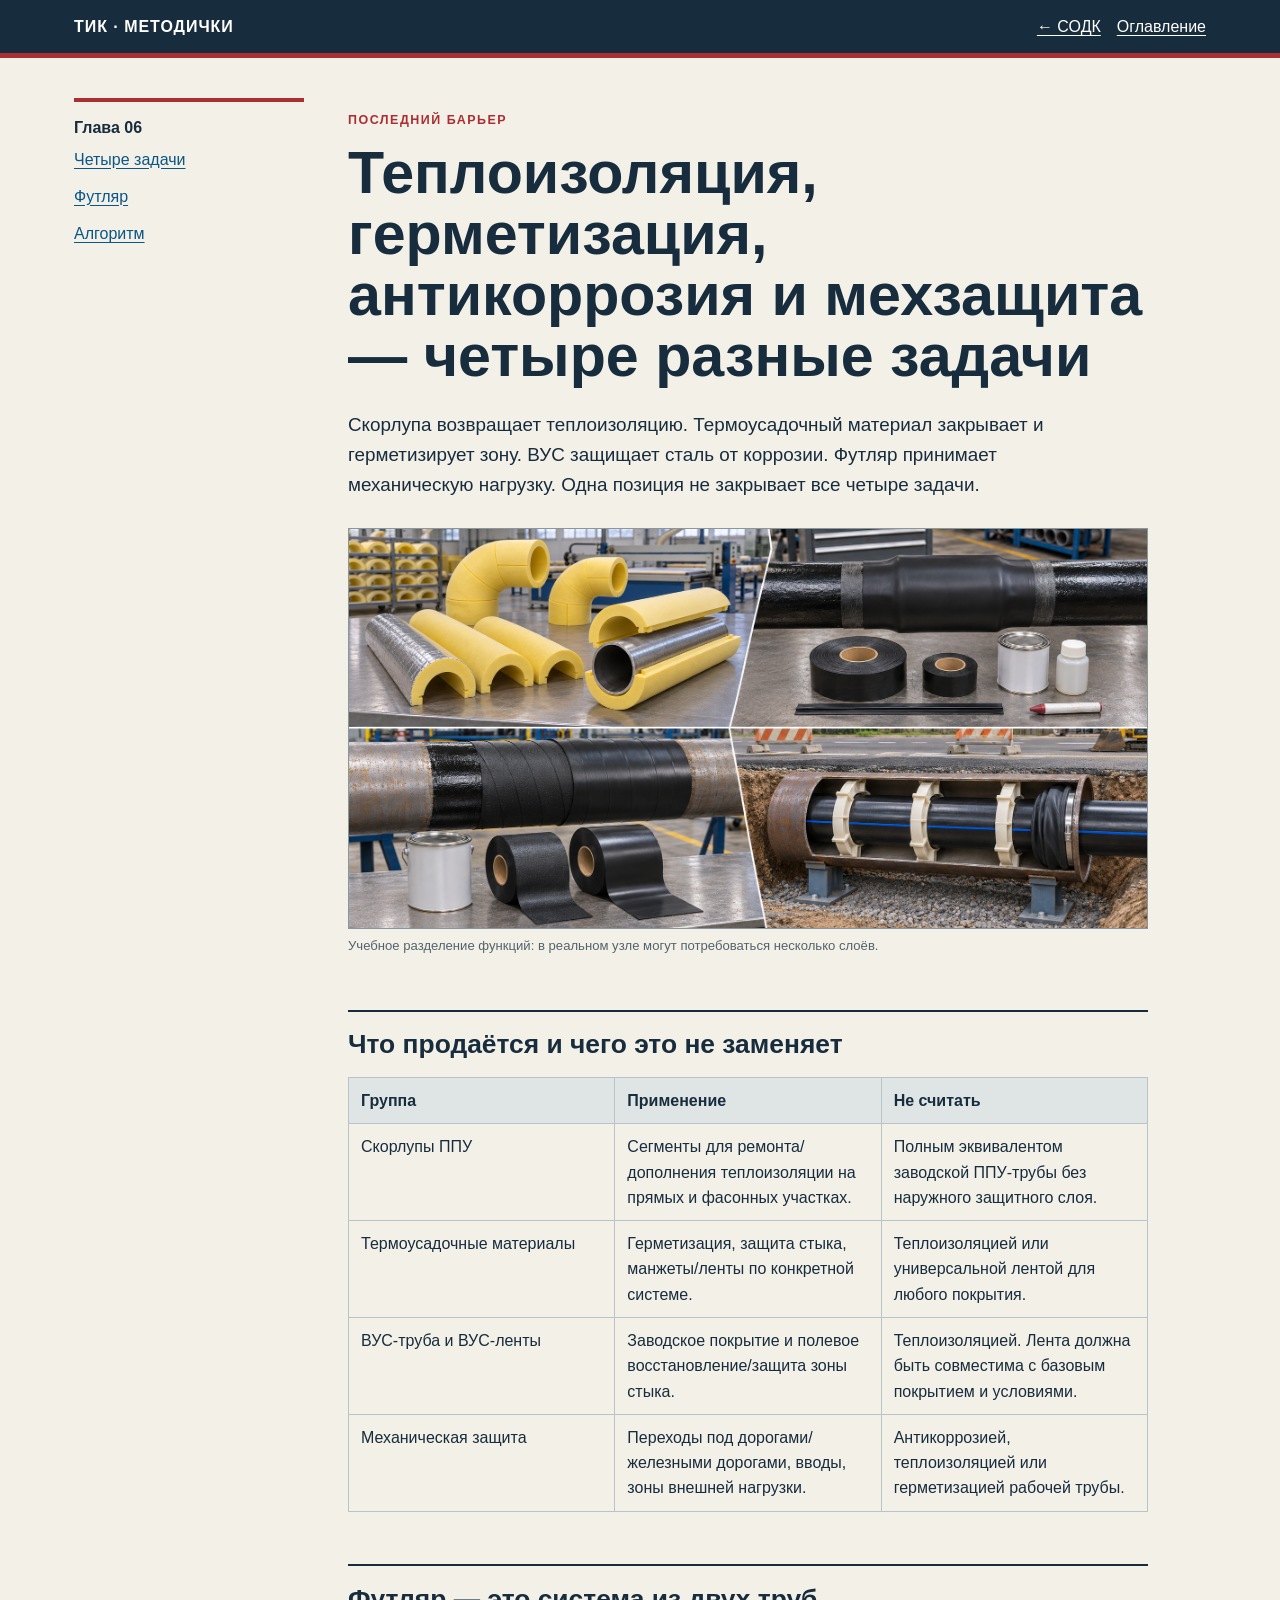
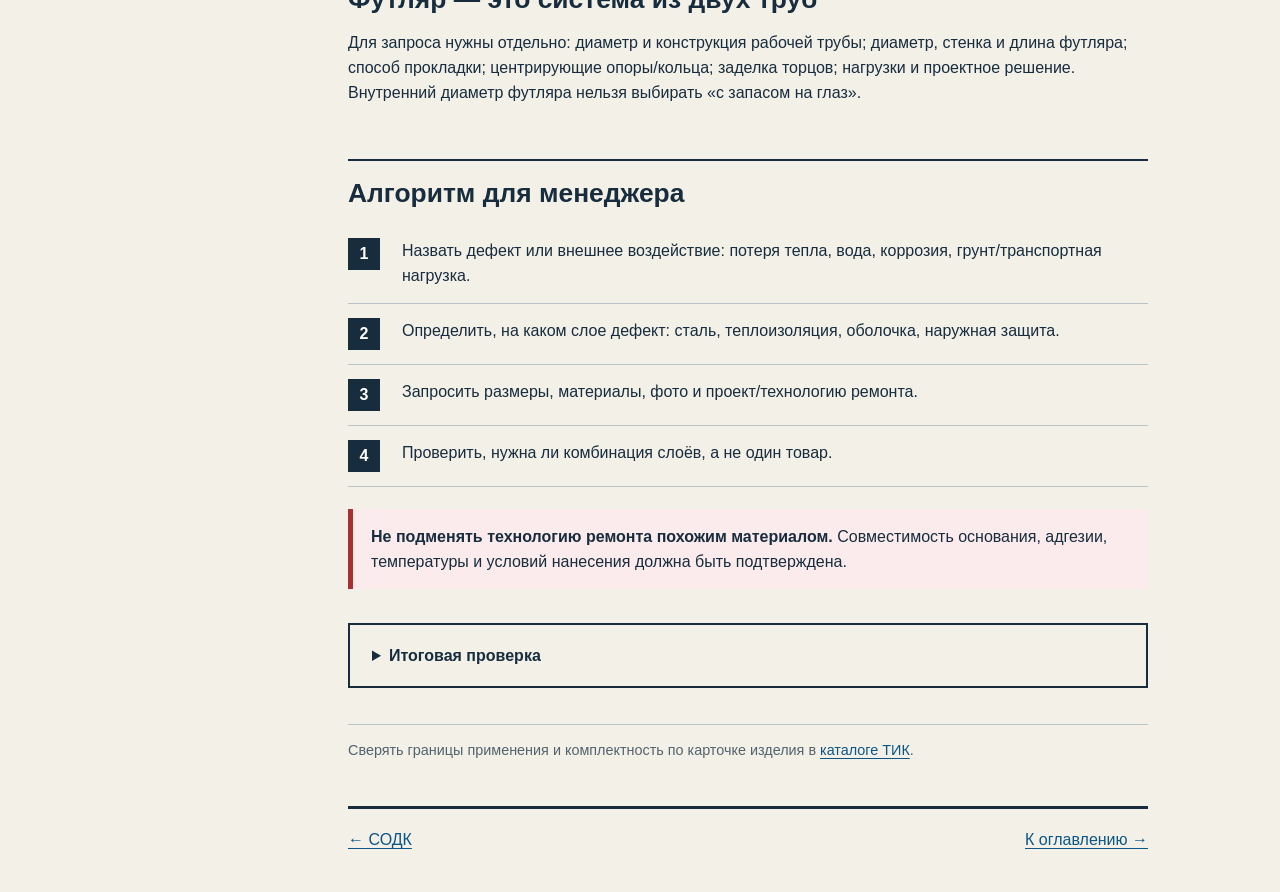
<file: articles/06-protection-repair.html>
<!doctype html><html lang="ru"><head><meta charset="utf-8"><meta name="robots" content="noindex, nofollow, noarchive, nosnippet, noimageindex"><meta name="googlebot" content="noindex, nofollow, noarchive, nosnippet, noimageindex"><meta name="yandex" content="noindex, nofollow, noarchive, nosnippet, noimageindex"><meta name="viewport" content="width=device-width,initial-scale=1"><title>06 · Защита и ремонт</title><link rel="stylesheet" href="course.css"></head><body><header class="top"><div class="bar"><a class="brand" href="index.html">ТИК · МЕТОДИЧКИ</a><nav><a href="05-sodk.html">← СОДК</a><a href="index.html">Оглавление</a></nav></div></header><main class="wrap article"><aside class="toc"><b>Глава 06</b><a href="#layers">Четыре задачи</a><a href="#case">Футляр</a><a href="#choice">Алгоритм</a></aside><article class="content"><p class="eyebrow">Последний барьер</p><h1>Теплоизоляция, герметизация, антикоррозия и мехзащита — четыре разные задачи</h1><p class="lead">Скорлупа возвращает теплоизоляцию. Термоусадочный материал закрывает и герметизирует зону. ВУС защищает сталь от коррозии. Футляр принимает механическую нагрузку. Одна позиция не закрывает все четыре задачи.</p><figure class="figure"><img src="assets/06-protection-repair.png" alt="Скорлупа, термоусадка, ВУС-лента и футляр"><figcaption class="caption">Учебное разделение функций: в реальном узле могут потребоваться несколько слоёв.</figcaption></figure><h2 id="layers">Что продаётся и чего это не заменяет</h2><table class="compare"><thead><tr><th>Группа</th><th>Применение</th><th>Не считать</th></tr></thead><tbody><tr><td>Скорлупы ППУ</td><td>Сегменты для ремонта/дополнения теплоизоляции на прямых и фасонных участках.</td><td>Полным эквивалентом заводской ППУ-трубы без наружного защитного слоя.</td></tr><tr><td>Термоусадочные материалы</td><td>Герметизация, защита стыка, манжеты/ленты по конкретной системе.</td><td>Теплоизоляцией или универсальной лентой для любого покрытия.</td></tr><tr><td>ВУС-труба и ВУС-ленты</td><td>Заводское покрытие и полевое восстановление/защита зоны стыка.</td><td>Теплоизоляцией. Лента должна быть совместима с базовым покрытием и условиями.</td></tr><tr><td>Механическая защита</td><td>Переходы под дорогами/железными дорогами, вводы, зоны внешней нагрузки.</td><td>Антикоррозией, теплоизоляцией или герметизацией рабочей трубы.</td></tr></tbody></table><h2 id="case">Футляр — это система из двух труб</h2><p>Для запроса нужны отдельно: диаметр и конструкция рабочей трубы; диаметр, стенка и длина футляра; способ прокладки; центрирующие опоры/кольца; заделка торцов; нагрузки и проектное решение. Внутренний диаметр футляра нельзя выбирать «с запасом на глаз».</p><h2 id="choice">Алгоритм для менеджера</h2><ol class="decision"><li><span>Назвать дефект или внешнее воздействие: потеря тепла, вода, коррозия, грунт/транспортная нагрузка.</span></li><li><span>Определить, на каком слое дефект: сталь, теплоизоляция, оболочка, наружная защита.</span></li><li><span>Запросить размеры, материалы, фото и проект/технологию ремонта.</span></li><li><span>Проверить, нужна ли комбинация слоёв, а не один товар.</span></li></ol><div class="callout stop"><b>Не подменять технологию ремонта похожим материалом.</b> Совместимость основания, адгезии, температуры и условий нанесения должна быть подтверждена.</div><details class="quiz"><summary>Итоговая проверка</summary><p><b>Клиент просит скорлупу на повреждённый участок на улице. Чего не хватает?</b></p><p>Нужно выяснить конструкцию трубы, причину и глубину дефекта, диаметры и длину, нужен ли наружный защитный слой и какая технология ремонта утверждена. Скорлупа закрывает только теплоизоляционную часть задачи.</p></details><p class="source-note">Сверять границы применения и комплектность по карточке изделия в <a href="https://trubakompensator.ru/store/" target="_blank" rel="noopener">каталоге ТИК</a>.</p><nav class="pager"><a href="05-sodk.html">← СОДК</a><a href="index.html">К оглавлению →</a></nav></article></main></body></html>
</file>
<file: articles/course.css>
:root{--ink:#172c3d;--blue:#173d5d;--red:#a92f32;--amber:#9a5a13;--paper:#f3f0e8;--white:#fff;--line:#b9c3c8;--muted:#53636c;--green:#275f50}*{box-sizing:border-box}html{scroll-behavior:smooth}body{margin:0;background:var(--paper);color:var(--ink);font:16px/1.58 Arial,Helvetica,sans-serif}a{color:#0b5685;text-underline-offset:3px}a:hover{color:var(--red)}.top{background:var(--ink);color:#fff;border-bottom:5px solid var(--red)}.bar{max-width:1180px;margin:auto;padding:14px 24px;display:flex;gap:18px;align-items:center;justify-content:space-between}.brand{font-weight:800;letter-spacing:.06em;color:#fff;text-decoration:none}.top nav{display:flex;gap:16px;flex-wrap:wrap}.top nav a{color:#fff}.wrap{max-width:1180px;margin:auto;padding:40px 24px}.hero{display:grid;grid-template-columns:1.08fr .92fr;gap:34px;align-items:center;border-bottom:1px solid var(--line)}.eyebrow{color:var(--red);font-size:.78rem;font-weight:800;letter-spacing:.12em;text-transform:uppercase}.hero h1{font-size:clamp(2.1rem,5vw,4.4rem);line-height:.98;margin:.15em 0}.lead{font-size:1.18rem;max-width:70ch}.hero img,.figure img{width:100%;display:block;border:1px solid #8798a0;background:#dce3e4}.caption{font-size:.82rem;color:var(--muted);margin:.55em 0}.chapter-list{border-top:3px solid var(--ink)}.chapter{display:grid;grid-template-columns:90px 1fr auto;gap:22px;align-items:center;padding:22px 4px;border-bottom:1px solid var(--line);text-decoration:none;color:var(--ink)}.chapter:hover{background:#e8e4da;color:var(--ink)}.num{font:800 2.1rem/1 Arial;color:var(--red)}.chapter h2{margin:0 0 4px;font-size:1.3rem}.chapter p{margin:0;color:var(--muted)}.arrow{font-size:1.8rem}.article{display:grid;grid-template-columns:230px minmax(0,1fr);gap:44px}.toc{position:sticky;top:24px;align-self:start;border-top:4px solid var(--red);padding-top:13px}.toc a{display:block;padding:6px 0}.content{max-width:800px}.content h1{font-size:clamp(2rem,5vw,3.7rem);line-height:1.03;margin:.2em 0 .4em}.content h2{font-size:1.65rem;line-height:1.15;margin:2em 0 .6em;border-top:2px solid var(--ink);padding-top:.65em}.content h3{font-size:1.1rem;margin:1.5em 0 .4em;color:var(--blue)}.figure{margin:28px 0}.facts,.compare{width:100%;border-collapse:collapse;margin:18px 0}.facts th,.facts td,.compare th,.compare td{border:1px solid var(--line);padding:10px 12px;vertical-align:top;text-align:left}.facts th,.compare th{background:#dfe5e5}.callout{border-left:5px solid var(--amber);background:#fff9e9;padding:15px 18px;margin:22px 0}.stop{border-color:var(--red);background:#fcebec}.ok{border-color:var(--green);background:#e8f2ee}.decision{counter-reset:step;list-style:none;padding:0}.decision li{counter-increment:step;display:grid;grid-template-columns:42px 1fr;gap:12px;padding:14px 0;border-bottom:1px solid var(--line)}.decision li:before{content:counter(step);display:grid;place-items:center;width:32px;height:32px;background:var(--ink);color:#fff;font-weight:bold}.checklist li{margin:.55em 0}.quiz{border:2px solid var(--ink);padding:18px 22px;margin-top:34px}.quiz summary{font-weight:800;cursor:pointer}.pager{display:flex;justify-content:space-between;gap:16px;border-top:3px solid var(--ink);margin-top:44px;padding-top:18px}.source-note{font-size:.9rem;color:var(--muted);border-top:1px solid var(--line);margin-top:36px;padding-top:14px}footer{background:#dfe3df;margin-top:50px}.footer{max-width:1180px;margin:auto;padding:25px 24px;font-size:.88rem}@media(max-width:760px){.bar{align-items:flex-start;flex-direction:column}.hero,.article{grid-template-columns:1fr}.hero{padding-top:25px}.wrap{padding:28px 18px}.toc{position:static}.chapter{grid-template-columns:52px 1fr}.arrow{display:none}.facts,.compare{font-size:.88rem}.content h1{font-size:2.2rem}}@media(prefers-reduced-motion:reduce){html{scroll-behavior:auto}}
.content{min-width:0}.facts,.compare{table-layout:fixed}.facts th,.facts td,.compare th,.compare td{overflow-wrap:anywhere}
</file>
